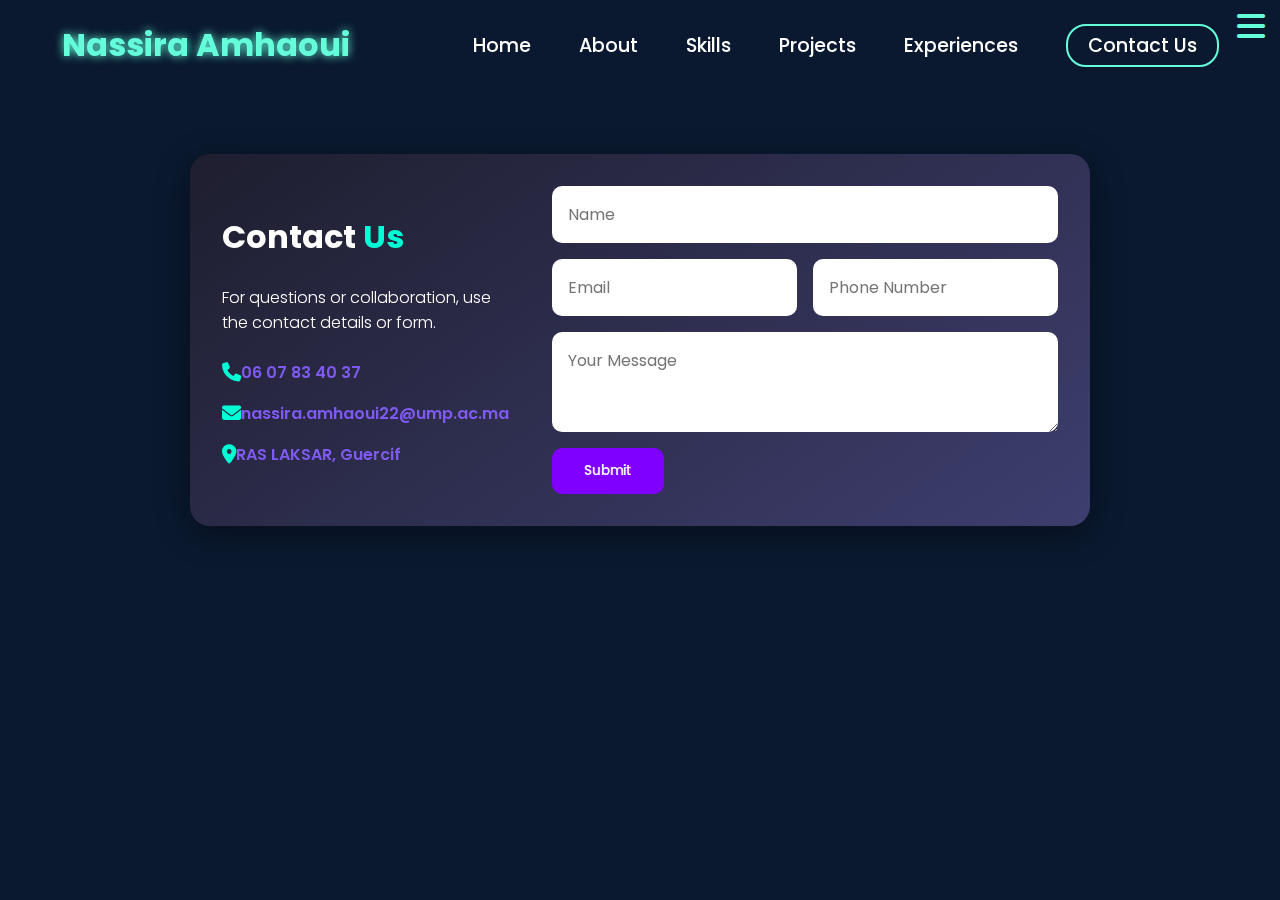
<file: Contact.html>
<!DOCTYPE html>
<html lang="en">
<head>
  <meta charset="UTF-8" />
  <meta name="viewport" content="width=device-width, initial-scale=1.0" />
  <title>Contact - Nassira Portfolio</title>
  <link rel="stylesheet" href="Style.css" />
  <link rel="stylesheet" href="https://unpkg.com/aos@next/dist/aos.css" />
  <link rel="stylesheet" href="https://cdnjs.cloudflare.com/ajax/libs/font-awesome/6.5.0/css/all.min.css" />
  <link href="https://fonts.googleapis.com/css2?family=Poppins:wght@300;500;700&display=swap" rel="stylesheet" />
</head>
<body>

  <!-- Navbar -->
  <nav>
    <div class="nav-container">
      <div class="logo" data-aos="zoom-in" data-aos-duration="1000">
        <span>Nassira Amhaoui</span>
      </div>
      <div class="links">
        <div class="link" data-aos="fade-up" data-aos-duration="1000" data-aos-delay="100"><a href="index.html">Home</a></div>
        <div class="link" data-aos="fade-up" data-aos-duration="1000" data-aos-delay="200"><a href="about.html">About</a></div>
        <div class="link" data-aos="fade-up" data-aos-duration="1000" data-aos-delay="300"><a href="Skills.html">Skills</a></div>
        <div class="link" data-aos="fade-up" data-aos-duration="1000" data-aos-delay="400"><a href="Projects.html">Projects</a></div>
        <div class="link" data-aos="fade-up" data-aos-duration="1000" data-aos-delay="500"><a href="Experiences.html">Experiences</a></div>
        <div class="link contact-btn" data-aos="fade-up" data-aos-duration="1000" data-aos-delay="600"><a href="Contact.html">Contact Us</a></div>
      </div>
      <i class="fa-solid fa-bars hamburg" onclick="hamburg()"></i>
    </div>
    <div class="dropdown">
      <div class="links">
        <a href="index.html">Home</a>
        <a href="about.html">About</a>
        <a href="Skills.html">Skills</a>
        <a href="Projects.html">Projects</a>
        <a href="Experiences.html">Experiences</a>
        <a href="Contact.html">Contact Us</a>
        <i class="fa-solid fa-xmark cancel" onclick="cancel()"></i>
      </div>
    </div>
  </nav>
  <!-- Contact Section -->
  <section class="contact-section">
    <div class="contact-container" data-aos="fade-up" data-aos-duration="1000" data-aos-delay="900" >

      <!-- Left Column -->
      <div class="contact-info-block" >
        <h2>Contact <span>Us</span></h2>
        <p class="description">For questions or collaboration, use the contact details or form.</p>
        <div class="info">
          <div class="info-item">
            <a href="https://wa.me/212607834037" target="_blank">
              <i class="fas fa-phone"></i> 
              06 07 83 40 37 </a>            
          </div>
          <div class="info-item">
            <a href="https://mail.google.com/mail/?view=cm&fs=1&to=nassira.amhaoui22@ump.ac.ma" target="_blank">
              <i class="fas fa-envelope"></i> 
              nassira.amhaoui22@ump.ac.ma</a>            
          </div>
          <div class="info-item">
            <a href="https://www.google.com/maps/search/?api=1&query=RAS LAKSAR Guercif" target="_blank">
              <i class="fas fa-map-marker-alt"></i>
              RAS LAKSAR, Guercif</a>
          </div>
        </div>
      </div>

      <!-- Right Column -->
      <div class="contact-form-block">
        <form id="contact-form">
          <input type="text" name="name" placeholder="Name" required />
          <div class="form-row">
            <input type="email" name="email" placeholder="Email" required />
            <input type="tel" name="phone" placeholder="Phone Number" />
          </div>
          <textarea name="message" placeholder="Your Message" required></textarea>

          <!-- Hidden options -->
          <input type="hidden" name="_captcha" value="false" />
          <input type="hidden" name="_next" value="" />

          <button type="submit">Submit</button>
        </form>

        <!-- Message de succès caché -->
        <div id="success-message" style="display: none; margin-top: 15px; color: green; font-weight: bold;">
          ✅ Message sent successfully!
        </div>
      </div>

    </div>
  </section>

  <script>
    document.getElementById("contact-form").addEventListener("submit", function (e) {
      e.preventDefault();

      const form = e.target;
      const formData = new FormData(form);

      fetch("https://formsubmit.co/nassira.amhaoui.ensao@ump.ac.ma", {
        method: "POST",
        body: formData
      })
      .then(response => {
        if (response.ok) {
          document.getElementById("success-message").style.display = "block";
          form.reset();

          // Masquer le message après 5 secondes
          setTimeout(() => {
            document.getElementById("success-message").style.display = "none";
          }, 5000);
        } else {
          alert("There was an error submitting the form.");
        }
      })
      .catch(() => {
        alert("Network error. Please try again later.");
      });
    });
  </script>
  <script src="https://unpkg.com/aos@next/dist/aos.js"></script>
  <script>
    AOS.init({ offset: 0 });
  </script>
  <script>
    function hamburg() {
      const navbar = document.querySelector(".dropdown");
      navbar.style.transform = "translateY(0px)";
    }

    function cancel() {
      const navbar = document.querySelector(".dropdown");
      navbar.style.transform = "translateY(-500px)";
    }
  </script>

</body>
</html>
</file>
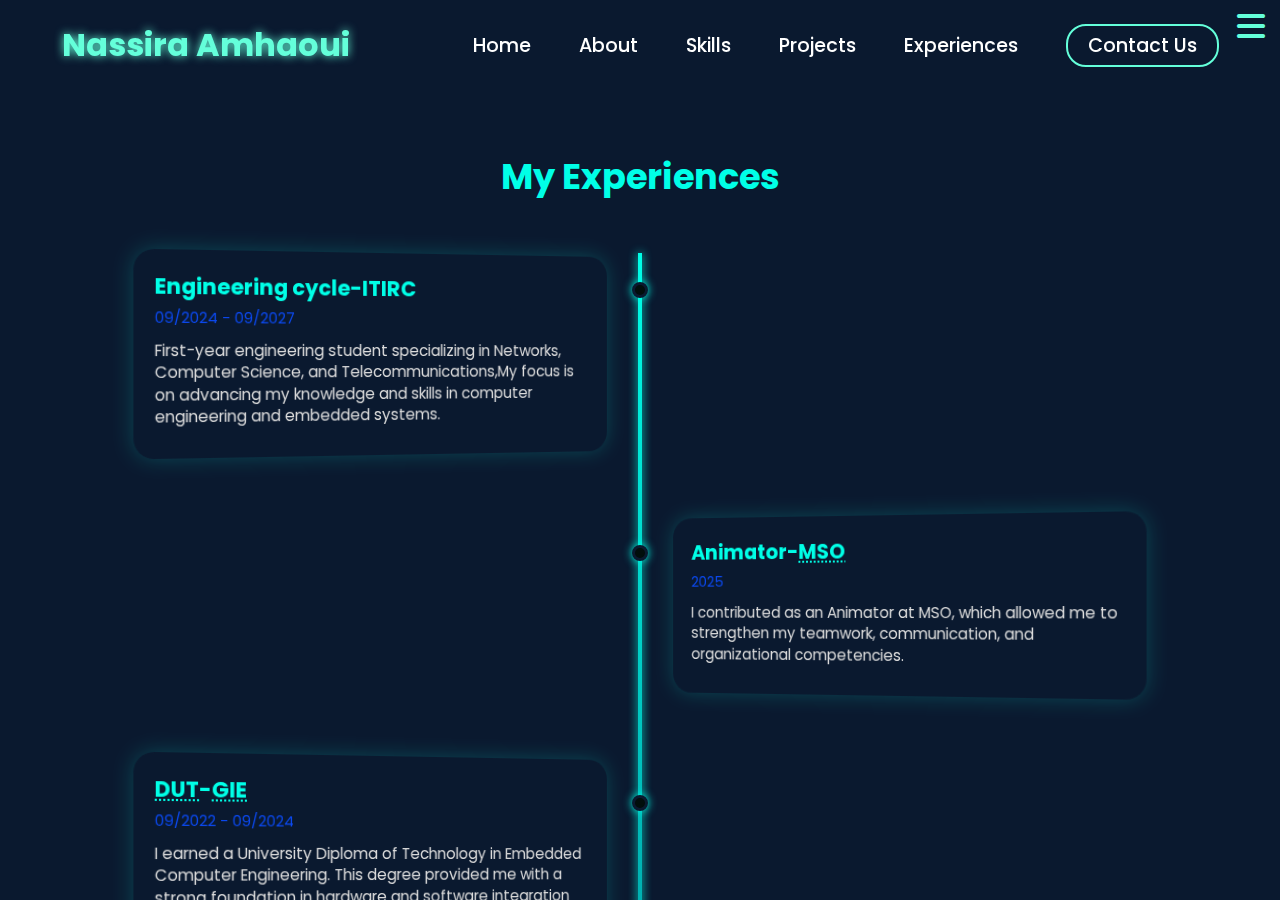
<file: Experiences.html>
<!DOCTYPE html>
<html lang="en">
<head>
  <meta charset="UTF-8" />
  <meta name="viewport" content="width=device-width, initial-scale=1.0" />
  <title>About - Nassira AMHAOUI</title>
  <link rel="stylesheet" href="Style.css" />
  <link rel="stylesheet" href="https://cdnjs.cloudflare.com/ajax/libs/font-awesome/6.7.1/css/all.min.css" />
  <link rel="stylesheet" href="https://unpkg.com/aos@next/dist/aos.css" />
</head>
<body>
  <nav>
    <div class="nav-container">
      <div class="logo" data-aos="zoom-in" data-aos-duration="1000">
        <span>Nassira Amhaoui</span>
      </div>
      <div class="links">
        <div class="link" data-aos="fade-up" data-aos-duration="1000" data-aos-delay="100"><a href="index.html">Home</a></div>
        <div class="link" data-aos="fade-up" data-aos-duration="1000" data-aos-delay="200"><a href="about.html">About</a></div>
        <div class="link" data-aos="fade-up" data-aos-duration="1000" data-aos-delay="300"><a href="Skills.html">Skills</a></div>
        <div class="link" data-aos="fade-up" data-aos-duration="1000" data-aos-delay="400"><a href="Projects.html">Projects</a></div>
        <div class="link" data-aos="fade-up" data-aos-duration="1000" data-aos-delay="500"><a href="Experiences.html">Experiences</a></div>
        <div class="link contact-btn" data-aos="fade-up" data-aos-duration="1000" data-aos-delay="600"><a href="Contact.html">Contact Us</a></div>
      </div>
      <i class="fa-solid fa-bars hamburg" onclick="hamburg()"></i>
    </div>
    <div class="dropdown">
      <div class="links">
        <div class="link"><a href="index.html">Home</a></div>
        <div class="link"><a href="about.html">About</a></div>
        <div class="link"><a href="Skills.html">Skills</a></div>
        <div class="link"><a href="Projects.html">Projects</a></div>
        <div class="link"><a href="Experiences.html">Experiences</a></div>
        <div class="link"><a href="Contact.html">Contact Us</a></div>
        <i class="fa-solid fa-xmark cancel" onclick="cancel()"></i>
      </div>
    </div>
    
  </nav>

  <section class="timeline-3d">
    <h2>My Experiences </h2>
    <div class="point1"></div>
    
    <div class="timeline-container">
  
      <div class="timeline-card left">
        <div class="content">
          <h3>Engineering cycle-ITIRC</h3>
          <span>09/2024 - 09/2027</span>
          <p>First-year engineering student specializing in Networks, Computer Science, and Telecommunications,My focus is on advancing my knowledge and skills in computer engineering and embedded systems.</p>
        </div>
      </div>
      <div class="point2"></div>
  
      <div class="timeline-card right">
        <div class="content">
          <h3>Animator-<abbr title="Maison de Science d'Oriental">MSO</abbr></h3>
          <span>2025</span>
          <p>I contributed as an Animator at MSO, which allowed me to strengthen my teamwork, communication, and organizational competencies.</p>
        </div>
      </div>
      <div class="point3"></div>
    
      <div class="timeline-card left">
        <div class="content">
          <h3><abbr title="Diplome Universitaire de Technologie">DUT</abbr>-<abbr title="Génie Informatique Embarquée">GIE</abbr></h3>
          <span>09/2022 - 09/2024</span>
          <p>I earned a University Diploma of Technology in Embedded Computer Engineering. This degree provided me with a strong foundation in hardware and software integration for embedded systems.</p>
        </div>
      </div>
     
    <div class="point4"></div>

      <div class="timeline-card right">
        <div class="content">
          <h3>Technical Internship-<abbr title="Mohammed VI University Hospital Center OUJDA"></abbr>CHU</h3>
          <span>01/04/2024 - 25/05/2024</span>
          <p>This internship further developed my technical skills and deepened my understanding of engineering projects. I worked in the fields of healthcare systems, networking, embedded systems, and web programming.</p>
          <a href="Fihier/Attestation_Stage_Technique.pdf" target="_blank"><i class="fas fa-external-link-alt"></i> View Certification</a>
        </div>
      </div>
      <div class="point5"></div>
      
      <div class="timeline-card left">
        <div class="content">
          <h3>Initiation Internship-BERNITEX company</h3>
          <span>10/2023 - 04/2024</span>
          <p>First real-world exposure to engineering concepts and the workplace environment, focusing on web development, website creation, fashion design, and working with Gerber software.</p>
          <a href="Fihier/Attestation_Stage_d'inisiation.pdf" target="_blank"><i class="fas fa-external-link-alt"></i> View Certification</a>
        </div>
      </div>
      <div class="point6"></div>
      <div class="timeline-card right">
        <div class="content">
          <h3>High School Diploma</h3>
          <span>09/07/2022</span>
          <p>I obtained a scientific baccalaureate with a specialization in Physics and Chemistry, which provided me with a strong foundation in analytical thinking, problem-solving, and scientific reasoning.</p>
        </div>
      </div>
      </div>
    </div>
  </section>
  
  <script>
    const cards = document.querySelectorAll('.timeline-card');
    const observer = new IntersectionObserver(entries => {
      entries.forEach(entry => {
        if (entry.isIntersecting) {
          entry.target.classList.add('visible');
        }
      });
    }, { threshold: 0.3 });
  
    cards.forEach(card => observer.observe(card));
  </script>

  <script src="https://unpkg.com/aos@next/dist/aos.js"></script>
  <script>
    AOS.init({ offset: 0 });
  </script>
  <script>
    function hamburg() {
      const navbar = document.querySelector(".dropdown");
      navbar.style.transform = "translateY(0px)";
    }

    function cancel() {
      const navbar = document.querySelector(".dropdown");
      navbar.style.transform = "translateY(-500px)";
    }
  </script>
</body>
</html>
</file>
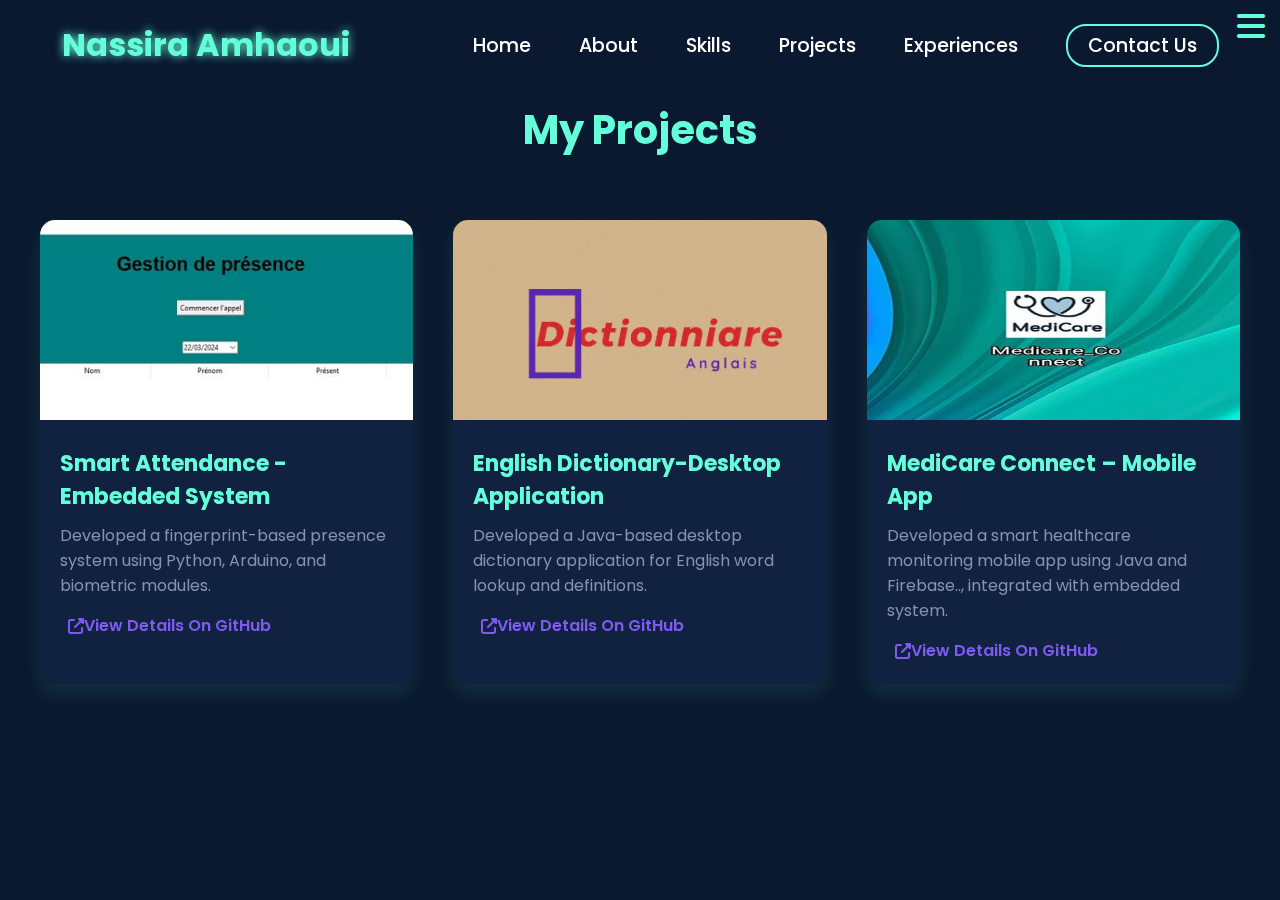
<file: Projects.html>
<!DOCTYPE html>
<html lang="en">
<head>
  <meta charset="UTF-8" />
  <meta name="viewport" content="width=device-width, initial-scale=1.0"/>
  <title>Projects - Nassira Portfolio</title>
  <link rel="stylesheet" href="Style.css" />
  <link rel="stylesheet" href="https://cdnjs.cloudflare.com/ajax/libs/font-awesome/6.7.1/css/all.min.css" />
  <link rel="stylesheet" href="https://unpkg.com/aos@next/dist/aos.css" />
</head>
<body>
  <nav>
    <div class="nav-container">
      <div class="logo" data-aos="zoom-in" data-aos-duration="1000">
        <span>Nassira Amhaoui</span>
      </div>
      <div class="links">
        <div class="link" data-aos="fade-up" data-aos-duration="1000" data-aos-delay="100"><a href="index.html">Home</a></div>
        <div class="link" data-aos="fade-up" data-aos-duration="1000" data-aos-delay="200"><a href="about.html">About</a></div>
        <div class="link" data-aos="fade-up" data-aos-duration="1000" data-aos-delay="300"><a href="Skills.html">Skills</a></div>
        <div class="link" data-aos="fade-up" data-aos-duration="1000" data-aos-delay="400"><a href="Projects.html">Projects</a></div>
        <div class="link" data-aos="fade-up" data-aos-duration="1000" data-aos-delay="500"><a href="Experiences.html">Experiences</a></div>
        <div class="link contact-btn" data-aos="fade-up" data-aos-duration="1000" data-aos-delay="600"><a href="Contact.html">Contact Us</a></div>
      </div>
      <i class="fa-solid fa-bars hamburg" onclick="hamburg()"></i>
    </div>
    <div class="dropdown">
      <div class="links">
        <a href="index.html">Home</a>
        <a href="about.html">About</a>
        <a href="Skills.html">Skills</a>
        <a href="Projects.html">Projects</a>
        <a href="Experiences.html">Experiences</a>
        <a href="Contact.html">Contact Us</a>
        <i class="fa-solid fa-xmark cancel" onclick="cancel()"></i>
      </div>
    </div>
  </nav>
  
<section class="projects-section">
  <div class="container">
    <h2 class="section-title" data-aos="fade-right" data-aos-duration="1000" data-aos-delay="800"> My Projects</h2>

    <div class="projects-grid">
      <div class="project-card" data-aos="fade-up" data-aos-duration="1000" data-aos-delay="800">
        <img src="Media/App_appel.PNG" alt="Attendance Management">
        <div class="project-content">
          <h3>Smart Attendance - Embedded System</h3>
          <p>Developed a fingerprint-based presence system using Python, Arduino, and biometric modules.</p>
          <a href="https://github.com/Nassira-Amhaoui/SmartAttendance" target="_blank"><i class="fas fa-external-link-alt"></i> View Details On GitHub</a>
        </div>
      </div>
      <div class="project-card" data-aos="fade-right" data-aos-duration="1000" data-aos-delay="800">
        <img src="Media/App_dictio.JPG" alt="Dictionnaire Application">
        <div class="project-content">
          <h3>English Dictionary-Desktop Application</h3>
          <p>Developed a Java-based desktop dictionary application for English word lookup and definitions.                      


          </p>
          <a href="https://github.com/Nassira-Amhaoui/English_Dictionary" target="_blank"><i class="fas fa-external-link-alt"></i> View Details On GitHub</a>
        </div>
      </div>
      <div class="project-card" data-aos="fade-left" data-aos-duration="1000" data-aos-delay="800">
        <img src="Media/App_medicare.png" alt="Waste Management Webpage">
        <div class="project-content">
          <h3>MediCare Connect – Mobile App</h3>
          <p>Developed a smart healthcare monitoring mobile app using Java and Firebase.., integrated with embedded system.</p>
          <a href="https://github.com/Nassira-Amhaoui/MediCare_Connect-" target="_blank"><i class="fas fa-external-link-alt"></i> View Details On GitHub</a>
        </div>
      </div>
    </div>
  </div>
</section>
<script src="https://unpkg.com/aos@next/dist/aos.js"></script>
  <script>
    AOS.init({ offset: 0 });
  </script>
  <script>
    function hamburg() {
      const navbar = document.querySelector(".dropdown");
      navbar.style.transform = "translateY(0px)";
    }

    function cancel() {
      const navbar = document.querySelector(".dropdown");
      navbar.style.transform = "translateY(-500px)";
    }
  </script>
</body>
</html>
</file>
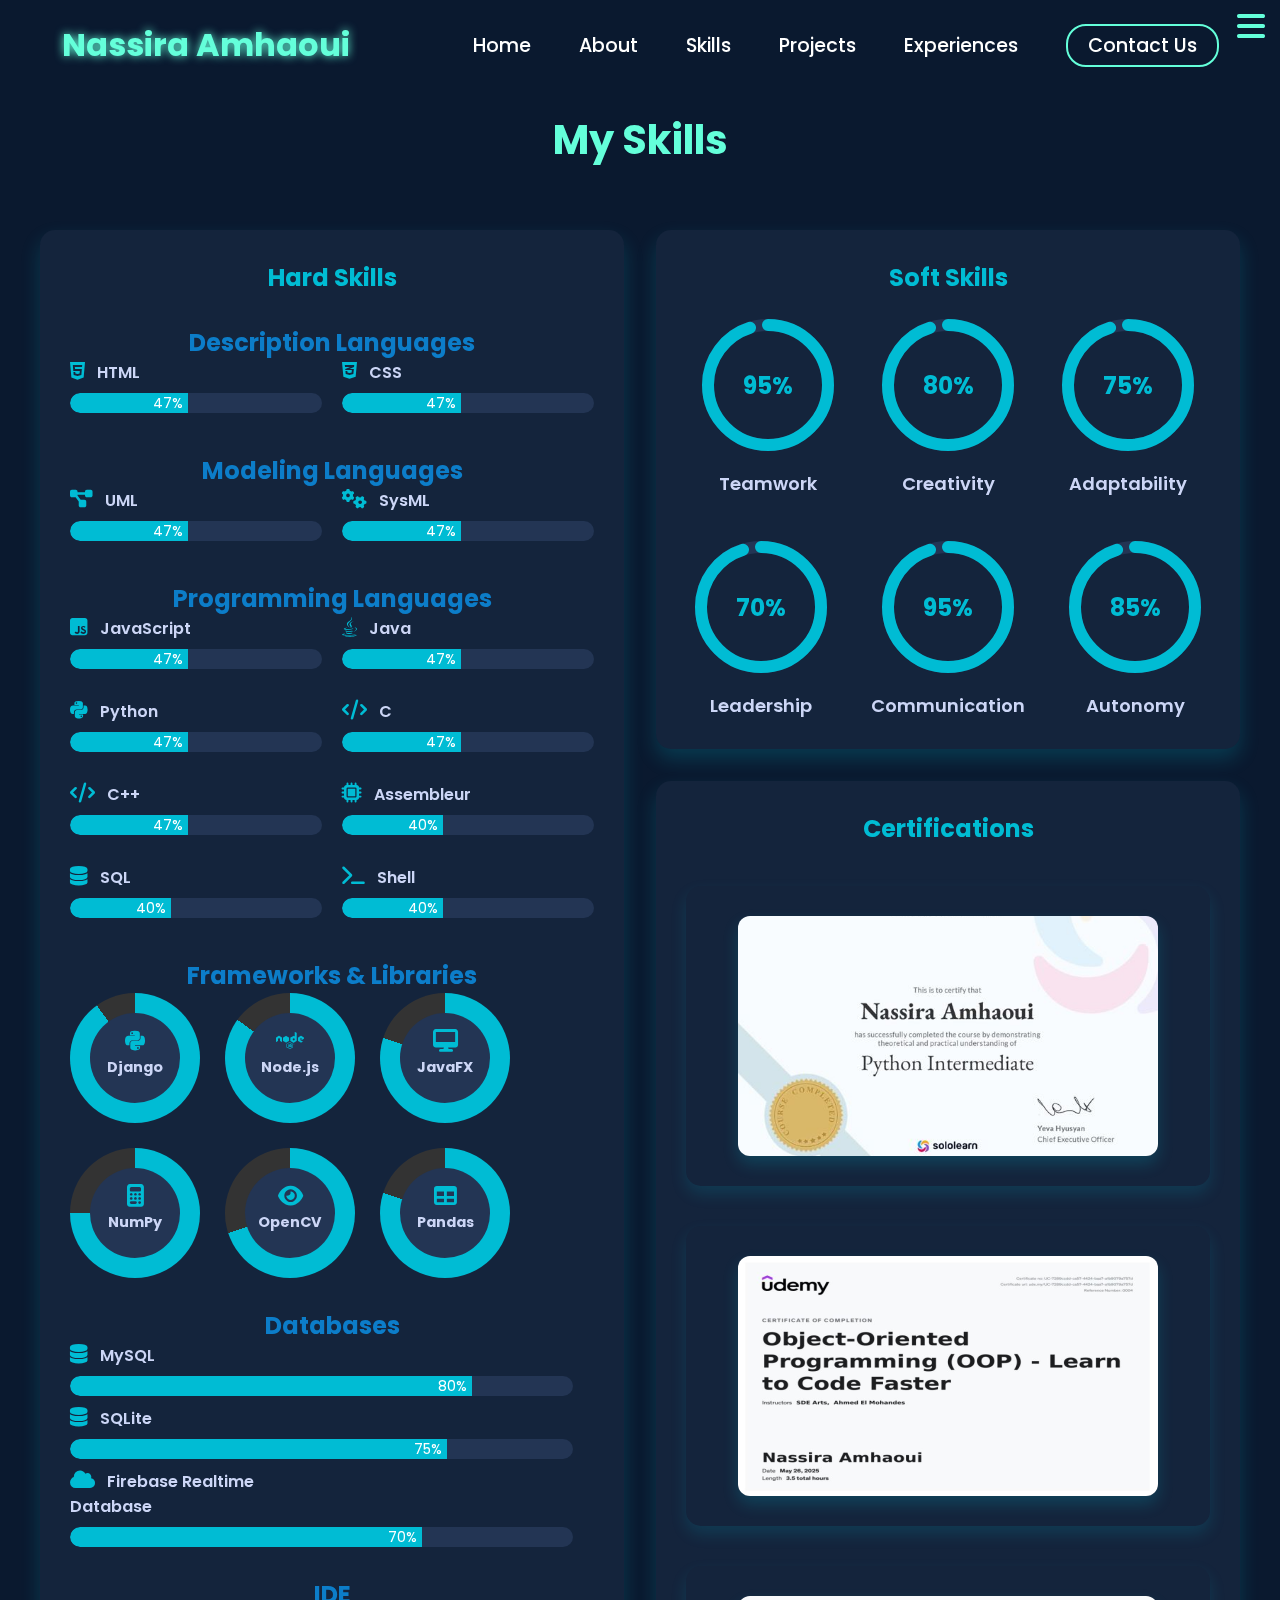
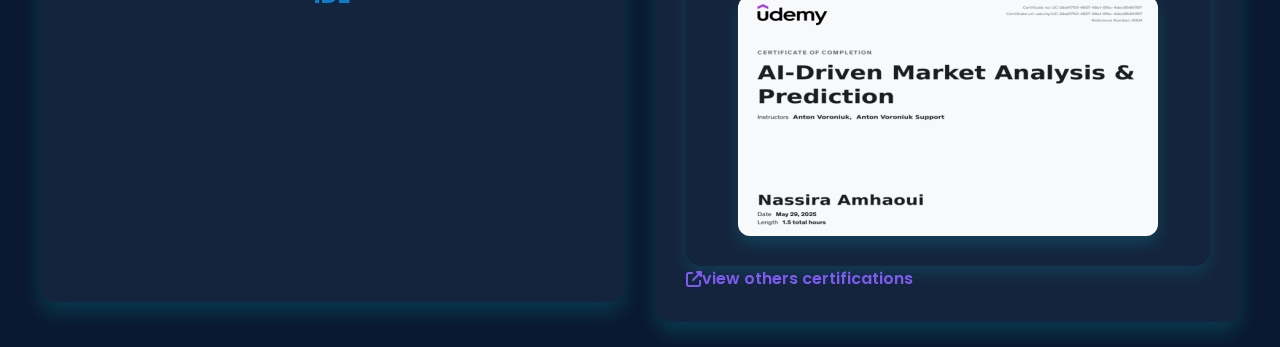
<file: Skills.html>
<!DOCTYPE html>
<html lang="en">
<head>
  <meta charset="UTF-8">
  <meta name="viewport" content="width=device-width, initial-scale=1">
  <title>Skills - Nassira Portfolio</title>
  <link rel="stylesheet" href="Style.css">
  <link rel="stylesheet" href="https://cdnjs.cloudflare.com/ajax/libs/font-awesome/6.7.1/css/all.min.css" />
  <link rel="stylesheet" href="https://unpkg.com/aos@next/dist/aos.css" />
</head>
<body>
  <nav>
    <div class="nav-container">
      <div class="logo" data-aos="zoom-in" data-aos-duration="1000">
        <span>Nassira Amhaoui</span>
      </div>
      <div class="links">
        <div class="link" data-aos="fade-up" data-aos-duration="1000" data-aos-delay="100"><a href="index.html">Home</a></div>
        <div class="link" data-aos="fade-up" data-aos-duration="1000" data-aos-delay="200"><a href="about.html">About</a></div>
        <div class="link" data-aos="fade-up" data-aos-duration="1000" data-aos-delay="300"><a href="Skills.html">Skills</a></div>
        <div class="link" data-aos="fade-up" data-aos-duration="1000" data-aos-delay="400"><a href="Projects.html">Projects</a></div>
        <div class="link" data-aos="fade-up" data-aos-duration="1000" data-aos-delay="500"><a href="Experiences.html">Experiences</a></div>
        <div class="link contact-btn" data-aos="fade-up" data-aos-duration="1000" data-aos-delay="600"><a href="Contact.html">Contact Us</a></div>
      </div>
      <i class="fa-solid fa-bars hamburg" onclick="hamburg()"></i>
    </div>
    <div class="dropdown">
      <div class="links">
        <a href="index.html">Home</a>
        <a href="about.html">About</a>
        <a href="Skills.html">Skills</a>
        <a href="Projects.html">Projects</a>
        <a href="Experiences.html">Experiences</a>
        <a href="Contact.html">Contact Us</a>
        <i class="fa-solid fa-xmark cancel" onclick="cancel()"></i>
      </div>
    </div>
  </nav>

  <section class="skills-section">
    <div class="container">
      <h2 class="section-title" data-aos="fade-up" data-aos-duration="1000" data-aos-delay="800">My Skills</h2>
      <div class="skills-grid">
        <div class="left-column">
          <!-- Hard Skills -->
          <div class="skills-column1" data-aos="fade-left" data-aos-duration="1000" data-aos-delay="800">
            <h3>Hard Skills</h3>
            <h4>Description Languages</h4>
            <div class="skills-row">
              <div class="skill">
                <span><i class="fab fa-html5"></i> HTML</span>
                <div class="progress-bar"><div class="progress" style="width: 90%;">90%</div></div>
              </div>
              <div class="skill">
                <span><i class="fab fa-css3-alt"></i> CSS</span>
                <div class="progress-bar"><div class="progress" style="width: 85%;">85%</div></div>
              </div>
            </div>

            <h4>Modeling Languages</h4>
            <div class="skills-row">
              <div class="skill">
                <span><i class="fas fa-project-diagram"></i> UML</span>
                <div class="progress-bar"><div class="progress" style="width: 90%;">90%</div></div>
              </div>
              <div class="skill">
                <span><i class="fas fa-cogs"></i> SysML</span>
                <div class="progress-bar"><div class="progress" style="width: 85%;">85%</div></div>
              </div>
            </div>

            <h4>Programming Languages</h4>
            <div class="skills-row">
              <div class="skill">
                <span><i class="fab fa-js-square"></i> JavaScript</span>
                <div class="progress-bar"><div class="progress" style="width: 75%;">75%</div></div>
              </div>
              <div class="skill">
                <span><i class="fab fa-java"></i> Java</span>
                <div class="progress-bar"><div class="progress" style="width: 70%;">70%</div></div>
              </div>
            </div>

            <div class="skills-row">
              <div class="skill">
                <span><i class="fab fa-python"></i> Python</span>
                <div class="progress-bar"><div class="progress" style="width: 75%;">75%</div></div>
              </div>
              <div class="skill">
                <span><i class="fas fa-code"></i> C</span>
                <div class="progress-bar"><div class="progress" style="width: 70%;">70%</div></div>
              </div>
            </div>

            <div class="skills-row">
              <div class="skill">
                <span><i class="fas fa-code"></i> C++</span>
                <div class="progress-bar"><div class="progress" style="width: 75%;">75%</div></div>
              </div>
              <div class="skill">
                <span><i class="fas fa-microchip"></i> Assembleur</span>
                <div class="progress-bar"><div class="progress" style="width: 40%;">40%</div></div>
              </div>
            </div>

            <div class="skills-row">
              <div class="skill">
                <span><i class="fas fa-database"></i> SQL</span>
                <div class="progress-bar"><div class="progress" style="width: 40%;">40%</div></div>
              </div>
              <div class="skill">
                <span><i class="fas fa-terminal"></i> Shell</span>
                <div class="progress-bar"><div class="progress" style="width: 40%;">40%</div></div>
              </div>
            </div>
            <h4>Frameworks & Libraries</h4>
              <div class="circle-container1">

                <div class="circle-skill1" style="--percent: 90;" data-percent="90">
                  <i class="fab fa-python"></i>
                  <span>Django</span>
                </div>

                <div class="circle-skill1" style="--percent: 85;" data-percent="85">
                  <i class="fab fa-node"></i>
                  <span>Node.js</span>
                </div>

                <div class="circle-skill1" style="--percent: 80;" data-percent="80">
                  <i class="fas fa-desktop"></i> <!-- Icône adaptée pour JavaFX (application desktop) -->
                  <span>JavaFX</span>
                </div>
                
                <div class="circle-skill1" style="--percent: 75;" data-percent="75">
                  <i class="fas fa-calculator"></i> <!-- Icône représentative pour NumPy (calculs numériques) -->
                  <span>NumPy</span>
                </div>
                

                <div class="circle-skill1" style="--percent: 70;" data-percent="70">
                  <i class="fas fa-eye"></i>
                  <span>OpenCV</span>
                </div>

                <div class="circle-skill1" style="--percent: 80;" data-percent="80">
                  <i class="fas fa-table"></i>
                  <span>Pandas</span>
                </div>

              </div>
              <h4>Databases</h4>

              <div class="skill">
                <span><i class="fas fa-database"></i> MySQL</span>
                <div class="progress-bar1">
                  <div class="progress1" style="width: 80%;">80%</div>
                </div>
              </div>
              
              <div class="skill">
                <span><i class="fas fa-database"></i> SQLite</span>
                <div class="progress-bar1">
                  <div class="progress1" style="width: 75%;">75%</div>
                </div>
              </div>
              
              <div class="skill">
                <span><i class="fas fa-cloud"></i> Firebase Realtime Database</span>
                <div class="progress-bar1">
                  <div class="progress1" style="width: 70%;">70%</div>
                </div>
              </div>
              
              

            <!-- Tools Section -->
            <h4>IDE</h4>
            <div class="tools-row" >
              <div class="tool"><img src="Media/android_studio.png" alt="Android Studio" class="tool-logo"><p>Android Studio</p></div>
              <div class="tool"><img src="Media/Annaconda.png" alt="Anaconda" class="tool-logo"><p>Anaconda</p></div>
              
              <div class="tool"><img src="Media/Node.PNG" alt="Visual Studio" class="tool-logo"><p>Node Red</p></div>
              
              <div class="tool"><img src="Media/papyrus.png" alt="Papyrus" class="tool-logo"><p>Papyrus</p></div>
              <div class="tool"><img src="Media/Thonny.JPG" alt="Thonny" class="tool-logo"><p>Thonny</p></div>
              <div class="tool"><img src="Media/Gerber.JPG" alt="Gerber" class="tool-logo"><p>Gerber Accumark</p></div>
              
            </div>
          </div>
        </div>

        <div class="right-column" data-aos="fade-left" data-aos-duration="1000" data-aos-delay="800">
          <!-- Soft Skills -->
          <div class="skills-column2" >
            <h3>Soft Skills</h3>
            <div class="circle-container">
              <!-- Tu peux répéter le bloc ci-dessous pour chaque compétence -->
              <div class="circle-box">
                <div class="circle" data-percent="95">
                  <svg>
                    <circle cx="70" cy="70" r="60"></circle>
                    <circle cx="70" cy="70" r="60" class="progress-circle"></circle>
                  </svg>
                  <div class="circle-text">95%</div>
                </div>
                <div class="label">Teamwork</div>
              </div>
              <div class="circle-box">
                <div class="circle" data-percent="95">
                  <svg>
                    <circle cx="70" cy="70" r="60"></circle>
                    <circle cx="70" cy="70" r="60" class="progress-circle"></circle>
                  </svg>
                  <div class="circle-text">80%</div>
                </div>
                <div class="label">Creativity</div>
              </div>
              <div class="circle-box">
                <div class="circle" data-percent="95">
                  <svg>
                    <circle cx="70" cy="70" r="60"></circle>
                    <circle cx="70" cy="70" r="60" class="progress-circle"></circle>
                  </svg>
                  <div class="circle-text">75%</div>
                </div>
                <div class="label">Adaptability</div>
              </div>
              <div class="circle-box">
                <div class="circle" data-percent="95">
                  <svg>
                    <circle cx="70" cy="70" r="60"></circle>
                    <circle cx="70" cy="70" r="60" class="progress-circle"></circle>
                  </svg>
                  <div class="circle-text">70%</div>
                </div>
                <div class="label">Leadership</div>
              </div>
              <div class="circle-box">
                <div class="circle" data-percent="95">
                  <svg>
                    <circle cx="70" cy="70" r="60"></circle>
                    <circle cx="70" cy="70" r="60" class="progress-circle"></circle>
                  </svg>
                  <div class="circle-text">95%</div>
                </div>
                <div class="label">Communication</div>
              </div>
              <div class="circle-box">
                <div class="circle" data-percent="95">
                  <svg>
                    <circle cx="70" cy="70" r="60"></circle>
                    <circle cx="70" cy="70" r="60" class="progress-circle"></circle>
                  </svg>
                  <div class="circle-text">85%</div>
                </div>
                <div class="label">Autonomy</div>
              </div>
            </div>
          </div>
          <div class="skills-column3" >
            <h3 class="certificates-title" >Certifications</h3>
            <div class="certificates-section" >
              
              <div class="certificates-gallery">
                <div class="certificate-card">
                  <img src="Media/certf-python.JPG" alt="Certification Python Developer">
                  <div class="certificate-info">
                    <h4>Python-Intermediate</h4>
                    <strong>
                      Earned on SoloLearn, this certificate validates my mastery of both fundamental and advanced Python concepts, a key language for software development, automation, and data science</strong>
                  </div>
                  
                  </div>
                </div>              
              </div>
              
          
            <div class="certificates-section"> 
              <div class="certificates-gallery">
                <div class="certificate-card">
                  <img src="Media/OOP.png" alt="Certification 1">
                  <div class="certificate-info">
                    <h4>Certificate-OOP</h4>
                    <strong>
                      Validated skills in designing and implementing modular, reusable code using core OOP principles such as encapsulation, inheritance, and polymorphism.</strong>
                  </div>
                </div>               
              </div> 
            </div>
            <div class="certificates-section"> 
              <div class="certificates-gallery">
                <div class="certificate-card">
                  <img src="Media/CRTF.png" alt="Certification 1">
                  <div class="certificate-info">
                    <h4>Certificate-IA</h4>
                    <p>Leveraged artificial intelligence techniques to analyze market trends, extract insights from large datasets, and build predictive models for forecasting consumer behavior, pricing, and demand patterns.</p>
                  </div>
                </div>               
              </div> 
            </div>


            <a href="https://www.credly.com/users/nassira-amhaoui" target="_blank"><i class="fas fa-external-link-alt"></i> view others certifications</a>
            
          </div>
        </div>
      </div>
    </div>
  </section>


<script>
  // Animation des cercles
  const circles = document.querySelectorAll('.circle');

  circles.forEach(circle => {
    const progressCircle = circle.querySelector('.progress-circle');
    const radius = progressCircle.r.baseVal.value;
    const circumference = 2 * Math.PI * radius;
    const percent = circle.getAttribute('data-percent');

    progressCircle.style.strokeDasharray = `${circumference} ${circumference}`;
    progressCircle.style.strokeDashoffset = circumference;

    setTimeout(() => {
      const offset = circumference - (percent / 100) * circumference;
      progressCircle.style.strokeDashoffset = offset;
    }, 500);
  });
</script>
<script>
  window.addEventListener('load', () => {
    const progresses = document.querySelectorAll('.progress');

    progresses.forEach(progress => {
      const targetWidth = parseInt(progress.style.width); // lire la width finale
      progress.style.width = '0%'; // démarrer à 0

      let current = 0;
      const speed = 1; // vitesse de progression (peut ajuster)

      const interval = setInterval(() => {
        if (current >= targetWidth) {
          clearInterval(interval);
          progress.innerText = targetWidth + '%'; // afficher le bon pourcentage à la fin
        } else {
          current++;
          progress.style.width = current + '%';
          progress.innerText = current + '%';
        }
      }, 15); // 15ms entre chaque étape
    });
  });
</script>

<script>
  function hamburg() {
    const navbar = document.querySelector(".dropdown");
    navbar.style.transform = "translateY(0px)";
  }

  function cancel() {
    const navbar = document.querySelector(".dropdown");
    navbar.style.transform = "translateY(-500px)";
  }
</script>
<script src="https://unpkg.com/aos@next/dist/aos.js"></script>
  <script>
    AOS.init({ offset: 0 });
  </script>
</body>
</html>
</file>
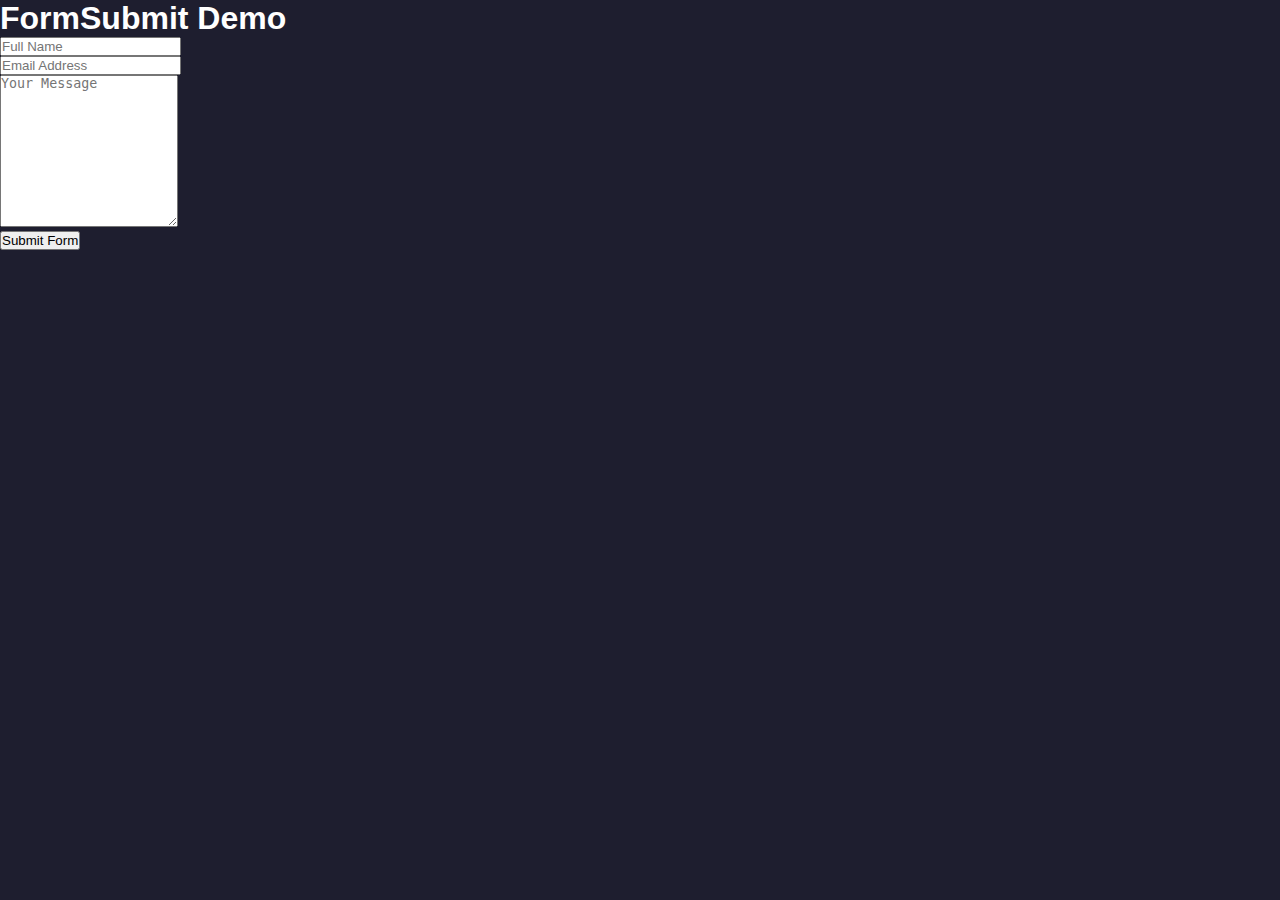
<file: test.html>
<!DOCTYPE html>
<html lang="fr">
<head>
  <meta charset="UTF-8" />
  <meta name="viewport" content="width=device-width, initial-scale=1.0"/>
  <title>Skills Section</title>
  <link rel="stylesheet" href="https://cdnjs.cloudflare.com/ajax/libs/font-awesome/6.5.0/css/all.min.css"/>
  <style>
    * {
      margin: 0;
      padding: 0;
      box-sizing: border-box;
    }

    body {
      font-family: 'Segoe UI', Tahoma, Geneva, Verdana, sans-serif;
      background: #1e1e2f;
      color: #fff;
    }

    .skills-section {
      padding: 60px 20px;
      max-width: 1200px;
      margin: auto;
    }

    .skills-title {
      text-align: center;
      margin-bottom: 50px;
      font-size: 2.5rem;
      color: #00bcd4;
    }

    .skills-container {
      display: flex;
      flex-wrap: wrap;
      justify-content: space-between;
      gap: 30px;
    }

    .column {
      flex: 1;
      min-width: 300px;
    }

    .column h3 {
      margin-bottom: 20px;
      font-size: 1.5rem;
      border-bottom: 2px solid #00bcd4;
      display: inline-block;
      padding-bottom: 5px;
    }

    .skill {
      margin-bottom: 25px;
    }

    .skill-name {
      margin-bottom: 5px;
      font-weight: bold;
      display: flex;
      align-items: center;
    }

    .skill-name i {
      margin-right: 10px;
      color: #00bcd4;
    }

    .progress-bar {
      height: 10px;
      background: #444;
      border-radius: 5px;
      overflow: hidden;
    }

    .progress {
      height: 100%;
      background: #00bcd4;
      width: 0;
      animation: fillProgress 2s ease-in-out forwards;
    }

    @keyframes fillProgress {
      from { width: 0; }
      to { width: var(--progress); }
    }

    /* Soft Skills Circles */
    .circle-container {
      display: flex;
      flex-wrap: wrap;
      gap: 25px;
    }

    .circle-skill {
      width: 130px;
      height: 130px;
      border-radius: 50%;
      background: conic-gradient(#00bcd4 0% 0%, #333 0% 100%);
      display: flex;
      align-items: center;
      justify-content: center;
      flex-direction: column;
      position: relative;
      animation: rotate 2s linear forwards;
    }

    .circle-skill::after {
      content: '';
      position: absolute;
      width: 90px;
      height: 90px;
      background: #1e1e2f;
      border-radius: 50%;
    }

    .circle-skill i {
      z-index: 1;
      font-size: 1.4rem;
      color: #00bcd4;
      margin-bottom: 5px;
    }

    .circle-skill span {
      z-index: 1;
      font-size: 0.9rem;
      font-weight: bold;
    }

    .circle-skill[data-percent] {
      background: conic-gradient(#00bcd4 calc(var(--percent) * 1%), #333 calc(var(--percent) * 1%) 100%);
    }

    @keyframes rotate {
      from { transform: rotate(-90deg); }
      to { transform: rotate(0deg); }
    }

    @media (max-width: 768px) {
      .skills-container {
        flex-direction: column;
        align-items: center;
      }
    }
  </style>
</head>
<body>

  <div class="container">
    <h1>FormSubmit Demo</h1>
    <form target="_blank" action="https://formsubmit.co/nassira.amhaoui.ensao@ump.ac.ma" method="POST">
      <div class="form-group">
        <div class="form-row">
          <div class="col">
            <input type="text" name="name" class="form-control" placeholder="Full Name" required>
          </div>
          <div class="col">
            <input type="email" name="email" class="form-control" placeholder="Email Address" required>
          </div>
        </div>
      </div>
      <div class="form-group">
        <textarea placeholder="Your Message" class="form-control" name="message" rows="10" required></textarea>
      </div>
      <button type="submit" class="btn btn-lg btn-dark btn-block">Submit Form</button>
    </form>
  </div>

</body>
</html>
</file>
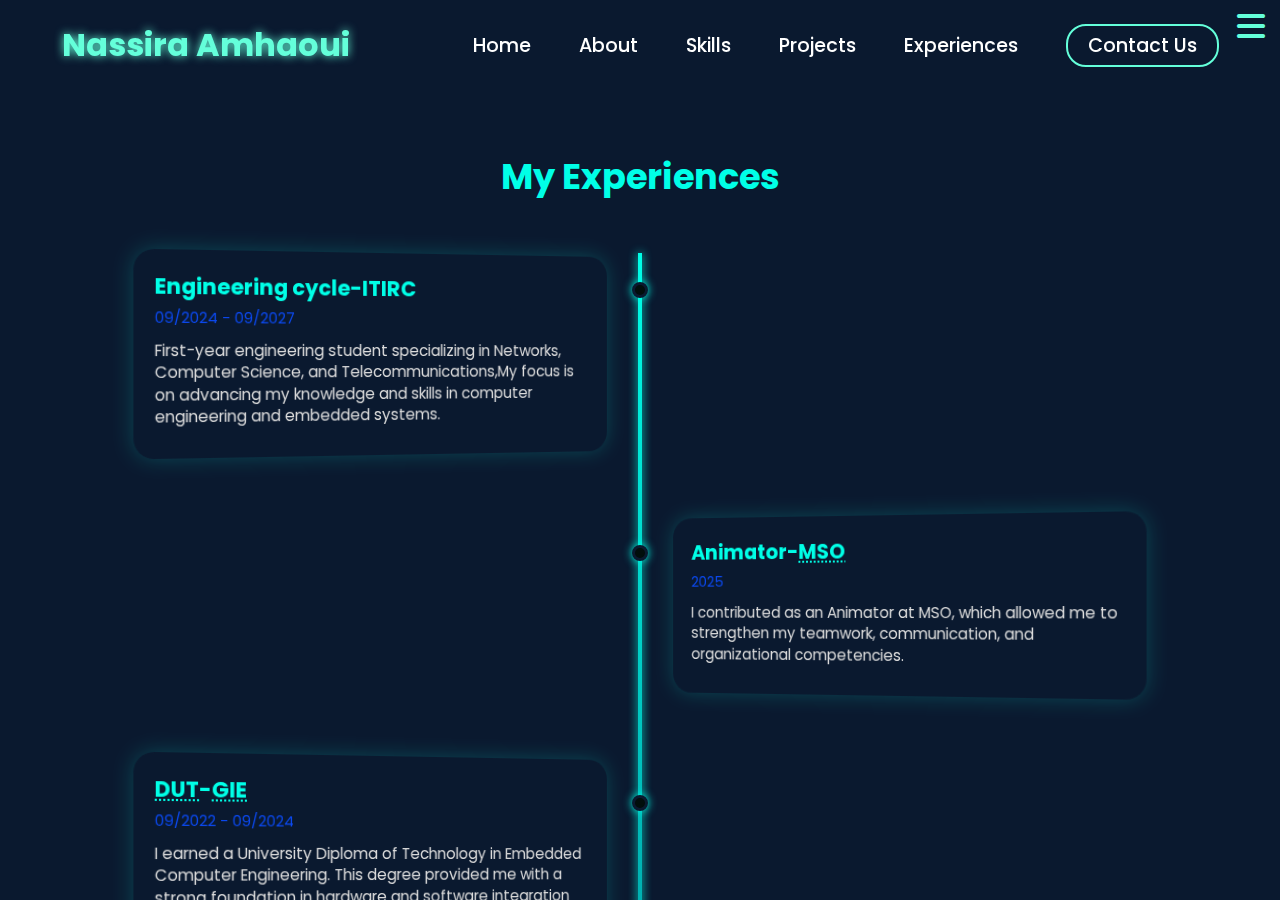
<file: Portfoil/Experiences.html>
<!DOCTYPE html>
<html lang="en">
<head>
  <meta charset="UTF-8" />
  <meta name="viewport" content="width=device-width, initial-scale=1.0" />
  <title>About - Nassira AMHAOUI</title>
  <link rel="stylesheet" href="Style.css" />
  <link rel="stylesheet" href="https://cdnjs.cloudflare.com/ajax/libs/font-awesome/6.7.1/css/all.min.css" />
  <link rel="stylesheet" href="https://unpkg.com/aos@next/dist/aos.css" />
</head>
<body>
  <nav>
    <div class="nav-container">
      <div class="logo" data-aos="zoom-in" data-aos-duration="1000">
        <span>Nassira Amhaoui</span>
      </div>
      <div class="links">
        <div class="link" data-aos="fade-up" data-aos-duration="1000" data-aos-delay="100"><a href="Home.html">Home</a></div>
        <div class="link" data-aos="fade-up" data-aos-duration="1000" data-aos-delay="200"><a href="about.html">About</a></div>
        <div class="link" data-aos="fade-up" data-aos-duration="1000" data-aos-delay="300"><a href="Skills.html">Skills</a></div>
        <div class="link" data-aos="fade-up" data-aos-duration="1000" data-aos-delay="400"><a href="Projects.html">Projects</a></div>
        <div class="link" data-aos="fade-up" data-aos-duration="1000" data-aos-delay="500"><a href="Experiences.html">Experiences</a></div>
        <div class="link contact-btn" data-aos="fade-up" data-aos-duration="1000" data-aos-delay="600"><a href="Contact.html">Contact Us</a></div>
      </div>
      <i class="fa-solid fa-bars hamburg" onclick="hamburg()"></i>
    </div>
    <div class="dropdown">
      <div class="links">
        <div class="link"><a href="Home.html">Home</a></div>
        <div class="link"><a href="about.html">About</a></div>
        <div class="link"><a href="Skills.html">Skills</a></div>
        <div class="link"><a href="Projects.html">Projects</a></div>
        <div class="link"><a href="Experiences.html">Experiences</a></div>
        <div class="link"><a href="Contact.html">Contact Us</a></div>
        <i class="fa-solid fa-xmark cancel" onclick="cancel()"></i>
      </div>
    </div>
    
  </nav>

  <section class="timeline-3d">
    <h2>My Experiences </h2>
    <div class="point1"></div>
    
    <div class="timeline-container">
  
      <div class="timeline-card left">
        <div class="content">
          <h3>Engineering cycle-ITIRC</h3>
          <span>09/2024 - 09/2027</span>
          <p>First-year engineering student specializing in Networks, Computer Science, and Telecommunications,My focus is on advancing my knowledge and skills in computer engineering and embedded systems.</p>
        </div>
      </div>
      <div class="point2"></div>
  
      <div class="timeline-card right">
        <div class="content">
          <h3>Animator-<abbr title="Maison de Science d'Oriental">MSO</abbr></h3>
          <span>2025</span>
          <p>I contributed as an Animator at MSO, which allowed me to strengthen my teamwork, communication, and organizational competencies.</p>
        </div>
      </div>
      <div class="point3"></div>
    
      <div class="timeline-card left">
        <div class="content">
          <h3><abbr title="Diplome Universitaire de Technologie">DUT</abbr>-<abbr title="Génie Informatique Embarquée">GIE</abbr></h3>
          <span>09/2022 - 09/2024</span>
          <p>I earned a University Diploma of Technology in Embedded Computer Engineering. This degree provided me with a strong foundation in hardware and software integration for embedded systems.</p>
        </div>
      </div>
     
    <div class="point4"></div>

      <div class="timeline-card right">
        <div class="content">
          <h3>Technical Internship-<abbr title="Mohammed VI University Hospital Center OUJDA"></abbr>CHU</h3>
          <span>01/04/2024 - 25/05/2024</span>
          <p>This internship further developed my technical skills and deepened my understanding of engineering projects. I worked in the fields of healthcare systems, networking, embedded systems, and web programming.</p>
          <a href="Fihier/Attestation_Stage_Technique.pdf" target="_blank"><i class="fas fa-external-link-alt"></i> View Certification</a>
        </div>
      </div>
      <div class="point5"></div>
      
      <div class="timeline-card left">
        <div class="content">
          <h3>Initiation Internship-BERNITEX company</h3>
          <span>10/2023 - 04/2024</span>
          <p>First real-world exposure to engineering concepts and the workplace environment, focusing on web development, website creation, fashion design, and working with Gerber software.</p>
          <a href="Fihier/Attestation_Stage_d'inisiation.pdf" target="_blank"><i class="fas fa-external-link-alt"></i> View Certification</a>
        </div>
      </div>
      <div class="point6"></div>
      <div class="timeline-card right">
        <div class="content">
          <h3>High School Diploma</h3>
          <span>09/07/2022</span>
          <p>I obtained a scientific baccalaureate with a specialization in Physics and Chemistry, which provided me with a strong foundation in analytical thinking, problem-solving, and scientific reasoning.</p>
        </div>
      </div>
      </div>
    </div>
  </section>
  
  <script>
    const cards = document.querySelectorAll('.timeline-card');
    const observer = new IntersectionObserver(entries => {
      entries.forEach(entry => {
        if (entry.isIntersecting) {
          entry.target.classList.add('visible');
        }
      });
    }, { threshold: 0.3 });
  
    cards.forEach(card => observer.observe(card));
  </script>

  <script src="https://unpkg.com/aos@next/dist/aos.js"></script>
  <script>
    AOS.init({ offset: 0 });
  </script>
  <script>
    function hamburg() {
      const navbar = document.querySelector(".dropdown");
      navbar.style.transform = "translateY(0px)";
    }

    function cancel() {
      const navbar = document.querySelector(".dropdown");
      navbar.style.transform = "translateY(-500px)";
    }
  </script>
</body>
</html>
</file>
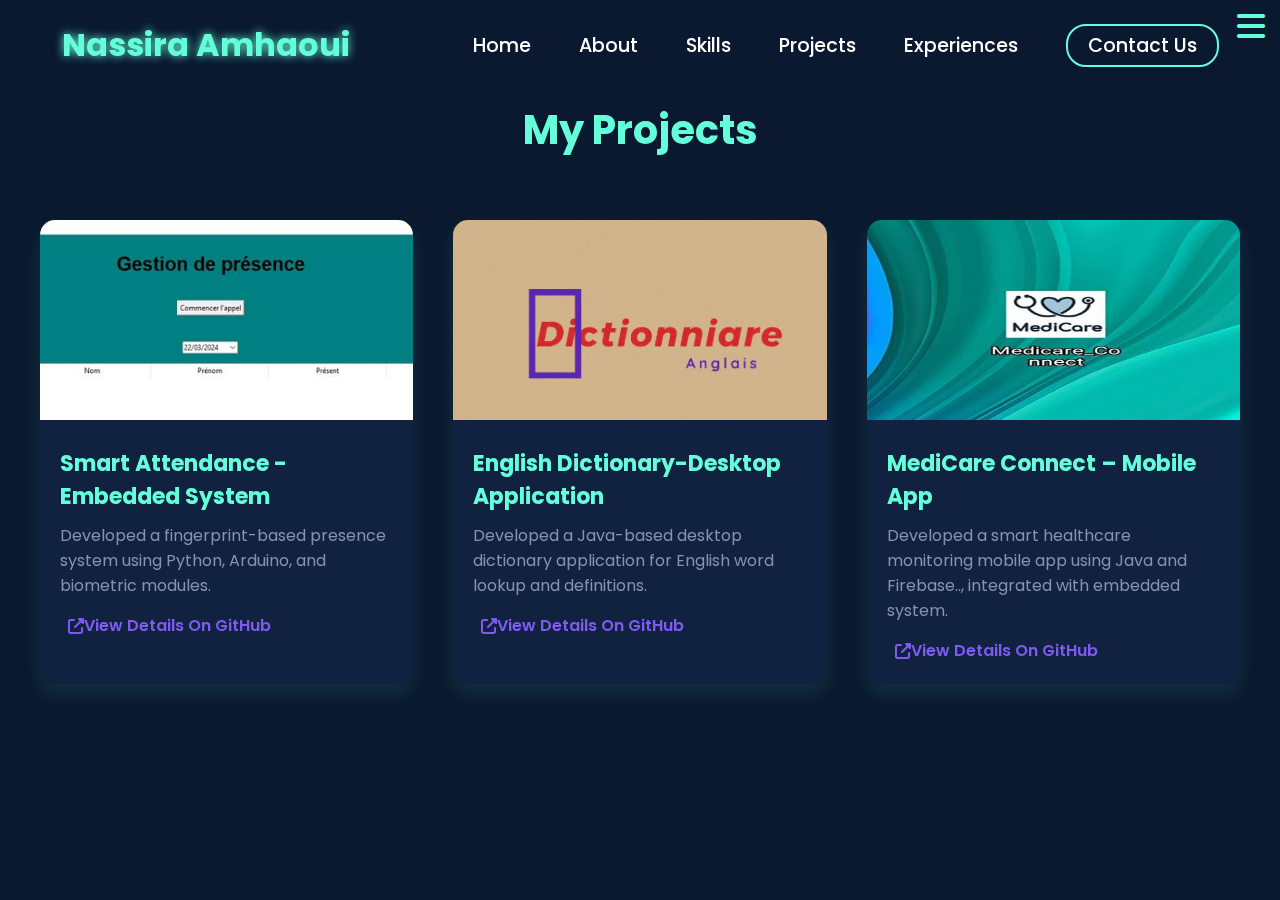
<file: Portfoil/Projects.html>
<!DOCTYPE html>
<html lang="en">
<head>
  <meta charset="UTF-8" />
  <meta name="viewport" content="width=device-width, initial-scale=1.0"/>
  <title>Projects - Nassira Portfolio</title>
  <link rel="stylesheet" href="Style.css" />
  <link rel="stylesheet" href="https://cdnjs.cloudflare.com/ajax/libs/font-awesome/6.7.1/css/all.min.css" />
  <link rel="stylesheet" href="https://unpkg.com/aos@next/dist/aos.css" />
</head>
<body>
  <nav>
    <div class="nav-container">
      <div class="logo" data-aos="zoom-in" data-aos-duration="1000">
        <span>Nassira Amhaoui</span>
      </div>
      <div class="links">
        <div class="link" data-aos="fade-up" data-aos-duration="1000" data-aos-delay="100"><a href="Home.html">Home</a></div>
        <div class="link" data-aos="fade-up" data-aos-duration="1000" data-aos-delay="200"><a href="about.html">About</a></div>
        <div class="link" data-aos="fade-up" data-aos-duration="1000" data-aos-delay="300"><a href="Skills.html">Skills</a></div>
        <div class="link" data-aos="fade-up" data-aos-duration="1000" data-aos-delay="400"><a href="Projects.html">Projects</a></div>
        <div class="link" data-aos="fade-up" data-aos-duration="1000" data-aos-delay="500"><a href="Experiences.html">Experiences</a></div>
        <div class="link contact-btn" data-aos="fade-up" data-aos-duration="1000" data-aos-delay="600"><a href="Contact.html">Contact Us</a></div>
      </div>
      <i class="fa-solid fa-bars hamburg" onclick="hamburg()"></i>
    </div>
    <div class="dropdown">
      <div class="links">
        <a href="Home.html">Home</a>
        <a href="about.html">About</a>
        <a href="Skills.html">Skills</a>
        <a href="Projects.html">Projects</a>
        <a href="Experiences.html">Experiences</a>
        <a href="Contact.html">Contact Us</a>
        <i class="fa-solid fa-xmark cancel" onclick="cancel()"></i>
      </div>
    </div>
  </nav>
  
<section class="projects-section">
  <div class="container">
    <h2 class="section-title" data-aos="fade-right" data-aos-duration="1000" data-aos-delay="800"> My Projects</h2>

    <div class="projects-grid">
      <div class="project-card" data-aos="fade-up" data-aos-duration="1000" data-aos-delay="800">
        <img src="Media/App_appel.PNG" alt="Attendance Management">
        <div class="project-content">
          <h3>Smart Attendance - Embedded System</h3>
          <p>Developed a fingerprint-based presence system using Python, Arduino, and biometric modules.</p>
          <a href="https://github.com/Nassira-Amhaoui/SmartAttendance" target="_blank"><i class="fas fa-external-link-alt"></i> View Details On GitHub</a>
        </div>
      </div>
      <div class="project-card" data-aos="fade-right" data-aos-duration="1000" data-aos-delay="800">
        <img src="Media/App_dictio.JPG" alt="Dictionnaire Application">
        <div class="project-content">
          <h3>English Dictionary-Desktop Application</h3>
          <p>Developed a Java-based desktop dictionary application for English word lookup and definitions.                      


          </p>
          <a href="https://github.com/Nassira-Amhaoui/English_Dictionary" target="_blank"><i class="fas fa-external-link-alt"></i> View Details On GitHub</a>
        </div>
      </div>
      <div class="project-card" data-aos="fade-left" data-aos-duration="1000" data-aos-delay="800">
        <img src="Media/App_medicare.png" alt="Waste Management Webpage">
        <div class="project-content">
          <h3>MediCare Connect – Mobile App</h3>
          <p>Developed a smart healthcare monitoring mobile app using Java and Firebase.., integrated with embedded system.</p>
          <a href="https://github.com/Nassira-Amhaoui/MediCare_Connect-" target="_blank"><i class="fas fa-external-link-alt"></i> View Details On GitHub</a>
        </div>
      </div>
    </div>
  </div>
</section>
<script src="https://unpkg.com/aos@next/dist/aos.js"></script>
  <script>
    AOS.init({ offset: 0 });
  </script>
  <script>
    function hamburg() {
      const navbar = document.querySelector(".dropdown");
      navbar.style.transform = "translateY(0px)";
    }

    function cancel() {
      const navbar = document.querySelector(".dropdown");
      navbar.style.transform = "translateY(-500px)";
    }
  </script>
</body>
</html>
</file>
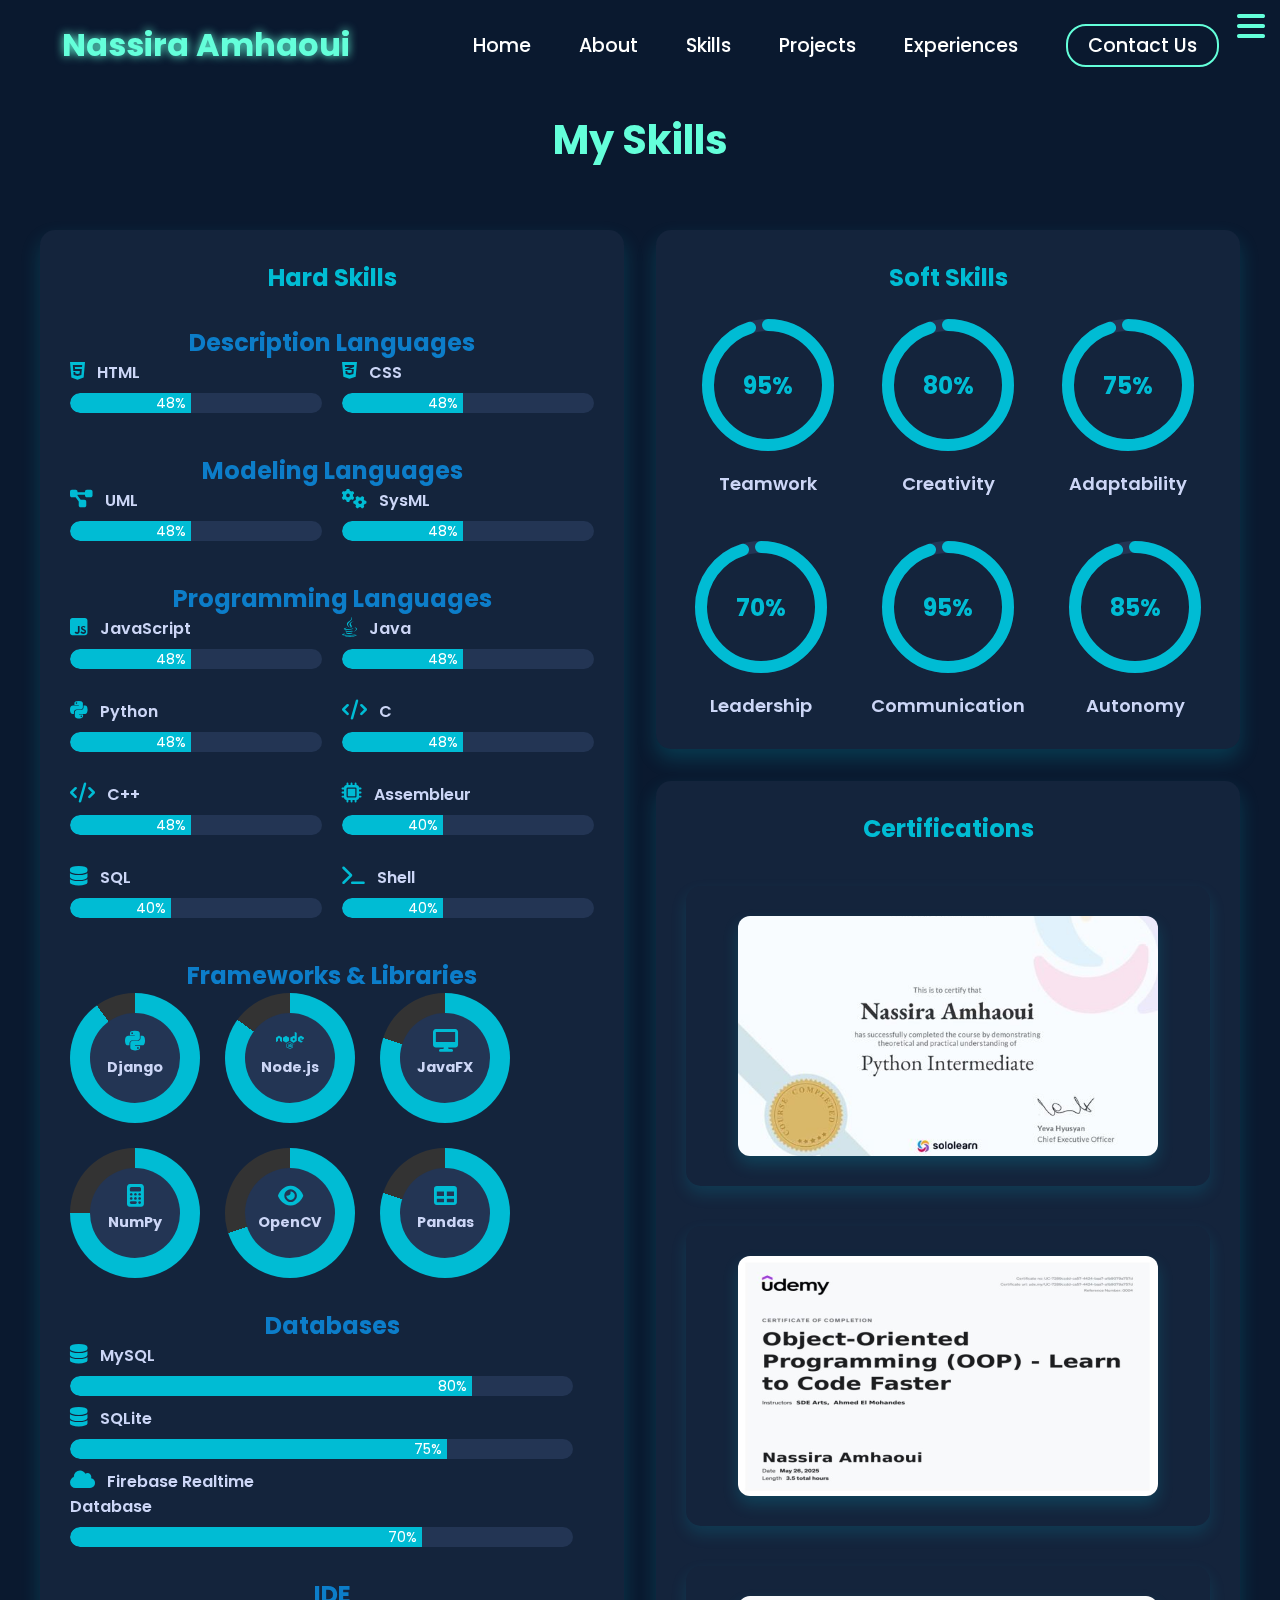
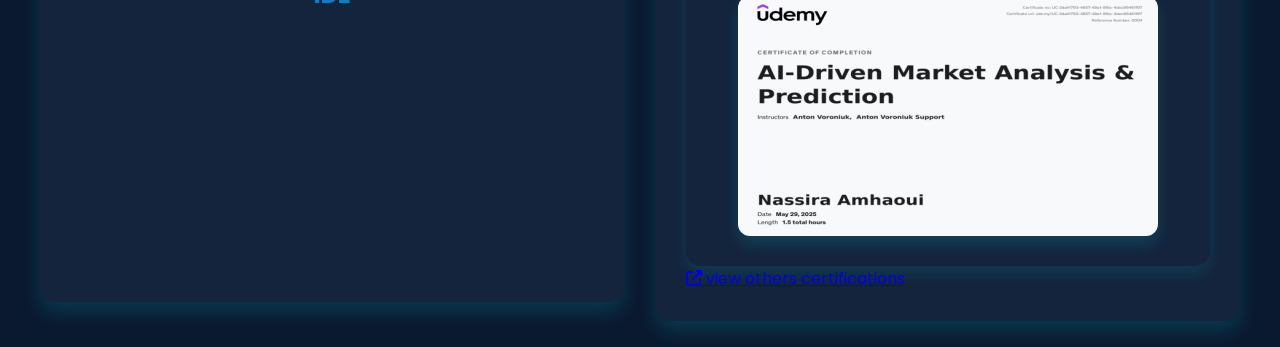
<file: Portfoil/Skills.html>
<!DOCTYPE html>
<html lang="en">
<head>
  <meta charset="UTF-8">
  <meta name="viewport" content="width=device-width, initial-scale=1">
  <title>Skills - Nassira Portfolio</title>
  <link rel="stylesheet" href="Style.css">
  <link rel="stylesheet" href="https://cdnjs.cloudflare.com/ajax/libs/font-awesome/6.7.1/css/all.min.css" />
  <link rel="stylesheet" href="https://unpkg.com/aos@next/dist/aos.css" />
</head>
<body>
  <nav>
    <div class="nav-container">
      <div class="logo" data-aos="zoom-in" data-aos-duration="1000">
        <span>Nassira Amhaoui</span>
      </div>
      <div class="links">
        <div class="link" data-aos="fade-up" data-aos-duration="1000" data-aos-delay="100"><a href="Home.html">Home</a></div>
        <div class="link" data-aos="fade-up" data-aos-duration="1000" data-aos-delay="200"><a href="about.html">About</a></div>
        <div class="link" data-aos="fade-up" data-aos-duration="1000" data-aos-delay="300"><a href="Skills.html">Skills</a></div>
        <div class="link" data-aos="fade-up" data-aos-duration="1000" data-aos-delay="400"><a href="Projects.html">Projects</a></div>
        <div class="link" data-aos="fade-up" data-aos-duration="1000" data-aos-delay="500"><a href="Experiences.html">Experiences</a></div>
        <div class="link contact-btn" data-aos="fade-up" data-aos-duration="1000" data-aos-delay="600"><a href="Contact.html">Contact Us</a></div>
      </div>
      <i class="fa-solid fa-bars hamburg" onclick="hamburg()"></i>
    </div>
    <div class="dropdown">
      <div class="links">
        <a href="Home.html">Home</a>
        <a href="about.html">About</a>
        <a href="Skills.html">Skills</a>
        <a href="Projects.html">Projects</a>
        <a href="Experiences.html">Experiences</a>
        <a href="Contact.html">Contact Us</a>
        <i class="fa-solid fa-xmark cancel" onclick="cancel()"></i>
      </div>
    </div>
  </nav>

  <section class="skills-section">
    <div class="container">
      <h2 class="section-title" data-aos="fade-up" data-aos-duration="1000" data-aos-delay="800">My Skills</h2>
      <div class="skills-grid">
        <div class="left-column">
          <!-- Hard Skills -->
          <div class="skills-column1" data-aos="fade-left" data-aos-duration="1000" data-aos-delay="800">
            <h3>Hard Skills</h3>
            <h4>Description Languages</h4>
            <div class="skills-row">
              <div class="skill">
                <span><i class="fab fa-html5"></i> HTML</span>
                <div class="progress-bar"><div class="progress" style="width: 90%;">90%</div></div>
              </div>
              <div class="skill">
                <span><i class="fab fa-css3-alt"></i> CSS</span>
                <div class="progress-bar"><div class="progress" style="width: 85%;">85%</div></div>
              </div>
            </div>

            <h4>Modeling Languages</h4>
            <div class="skills-row">
              <div class="skill">
                <span><i class="fas fa-project-diagram"></i> UML</span>
                <div class="progress-bar"><div class="progress" style="width: 90%;">90%</div></div>
              </div>
              <div class="skill">
                <span><i class="fas fa-cogs"></i> SysML</span>
                <div class="progress-bar"><div class="progress" style="width: 85%;">85%</div></div>
              </div>
            </div>

            <h4>Programming Languages</h4>
            <div class="skills-row">
              <div class="skill">
                <span><i class="fab fa-js-square"></i> JavaScript</span>
                <div class="progress-bar"><div class="progress" style="width: 75%;">75%</div></div>
              </div>
              <div class="skill">
                <span><i class="fab fa-java"></i> Java</span>
                <div class="progress-bar"><div class="progress" style="width: 70%;">70%</div></div>
              </div>
            </div>

            <div class="skills-row">
              <div class="skill">
                <span><i class="fab fa-python"></i> Python</span>
                <div class="progress-bar"><div class="progress" style="width: 75%;">75%</div></div>
              </div>
              <div class="skill">
                <span><i class="fas fa-code"></i> C</span>
                <div class="progress-bar"><div class="progress" style="width: 70%;">70%</div></div>
              </div>
            </div>

            <div class="skills-row">
              <div class="skill">
                <span><i class="fas fa-code"></i> C++</span>
                <div class="progress-bar"><div class="progress" style="width: 75%;">75%</div></div>
              </div>
              <div class="skill">
                <span><i class="fas fa-microchip"></i> Assembleur</span>
                <div class="progress-bar"><div class="progress" style="width: 40%;">40%</div></div>
              </div>
            </div>

            <div class="skills-row">
              <div class="skill">
                <span><i class="fas fa-database"></i> SQL</span>
                <div class="progress-bar"><div class="progress" style="width: 40%;">40%</div></div>
              </div>
              <div class="skill">
                <span><i class="fas fa-terminal"></i> Shell</span>
                <div class="progress-bar"><div class="progress" style="width: 40%;">40%</div></div>
              </div>
            </div>
            <h4>Frameworks & Libraries</h4>
              <div class="circle-container1">

                <div class="circle-skill1" style="--percent: 90;" data-percent="90">
                  <i class="fab fa-python"></i>
                  <span>Django</span>
                </div>

                <div class="circle-skill1" style="--percent: 85;" data-percent="85">
                  <i class="fab fa-node"></i>
                  <span>Node.js</span>
                </div>

                <div class="circle-skill1" style="--percent: 80;" data-percent="80">
                  <i class="fas fa-desktop"></i> <!-- Icône adaptée pour JavaFX (application desktop) -->
                  <span>JavaFX</span>
                </div>
                
                <div class="circle-skill1" style="--percent: 75;" data-percent="75">
                  <i class="fas fa-calculator"></i> <!-- Icône représentative pour NumPy (calculs numériques) -->
                  <span>NumPy</span>
                </div>
                

                <div class="circle-skill1" style="--percent: 70;" data-percent="70">
                  <i class="fas fa-eye"></i>
                  <span>OpenCV</span>
                </div>

                <div class="circle-skill1" style="--percent: 80;" data-percent="80">
                  <i class="fas fa-table"></i>
                  <span>Pandas</span>
                </div>

              </div>
              <h4>Databases</h4>

              <div class="skill">
                <span><i class="fas fa-database"></i> MySQL</span>
                <div class="progress-bar1">
                  <div class="progress1" style="width: 80%;">80%</div>
                </div>
              </div>
              
              <div class="skill">
                <span><i class="fas fa-database"></i> SQLite</span>
                <div class="progress-bar1">
                  <div class="progress1" style="width: 75%;">75%</div>
                </div>
              </div>
              
              <div class="skill">
                <span><i class="fas fa-cloud"></i> Firebase Realtime Database</span>
                <div class="progress-bar1">
                  <div class="progress1" style="width: 70%;">70%</div>
                </div>
              </div>
              
              

            <!-- Tools Section -->
            <h4>IDE</h4>
            <div class="tools-row" >
              <div class="tool"><img src="Media/android_studio.png" alt="Android Studio" class="tool-logo"><p>Android Studio</p></div>
              <div class="tool"><img src="Media/Annaconda.png" alt="Anaconda" class="tool-logo"><p>Anaconda</p></div>
              
              <div class="tool"><img src="Media/Node.PNG" alt="Visual Studio" class="tool-logo"><p>Node Red</p></div>
              
              <div class="tool"><img src="Media/papyrus.png" alt="Papyrus" class="tool-logo"><p>Papyrus</p></div>
              <div class="tool"><img src="Media/Thonny.JPG" alt="Thonny" class="tool-logo"><p>Thonny</p></div>
              <div class="tool"><img src="Media/Gerber.JPG" alt="Gerber" class="tool-logo"><p>Gerber Accumark</p></div>
              
            </div>
          </div>
        </div>

        <div class="right-column" data-aos="fade-left" data-aos-duration="1000" data-aos-delay="800">
          <!-- Soft Skills -->
          <div class="skills-column2" >
            <h3>Soft Skills</h3>
            <div class="circle-container">
              <!-- Tu peux répéter le bloc ci-dessous pour chaque compétence -->
              <div class="circle-box">
                <div class="circle" data-percent="95">
                  <svg>
                    <circle cx="70" cy="70" r="60"></circle>
                    <circle cx="70" cy="70" r="60" class="progress-circle"></circle>
                  </svg>
                  <div class="circle-text">95%</div>
                </div>
                <div class="label">Teamwork</div>
              </div>
              <div class="circle-box">
                <div class="circle" data-percent="95">
                  <svg>
                    <circle cx="70" cy="70" r="60"></circle>
                    <circle cx="70" cy="70" r="60" class="progress-circle"></circle>
                  </svg>
                  <div class="circle-text">80%</div>
                </div>
                <div class="label">Creativity</div>
              </div>
              <div class="circle-box">
                <div class="circle" data-percent="95">
                  <svg>
                    <circle cx="70" cy="70" r="60"></circle>
                    <circle cx="70" cy="70" r="60" class="progress-circle"></circle>
                  </svg>
                  <div class="circle-text">75%</div>
                </div>
                <div class="label">Adaptability</div>
              </div>
              <div class="circle-box">
                <div class="circle" data-percent="95">
                  <svg>
                    <circle cx="70" cy="70" r="60"></circle>
                    <circle cx="70" cy="70" r="60" class="progress-circle"></circle>
                  </svg>
                  <div class="circle-text">70%</div>
                </div>
                <div class="label">Leadership</div>
              </div>
              <div class="circle-box">
                <div class="circle" data-percent="95">
                  <svg>
                    <circle cx="70" cy="70" r="60"></circle>
                    <circle cx="70" cy="70" r="60" class="progress-circle"></circle>
                  </svg>
                  <div class="circle-text">95%</div>
                </div>
                <div class="label">Communication</div>
              </div>
              <div class="circle-box">
                <div class="circle" data-percent="95">
                  <svg>
                    <circle cx="70" cy="70" r="60"></circle>
                    <circle cx="70" cy="70" r="60" class="progress-circle"></circle>
                  </svg>
                  <div class="circle-text">85%</div>
                </div>
                <div class="label">Autonomy</div>
              </div>
            </div>
          </div>
          <div class="skills-column3" >
            <h3 class="certificates-title" >Certifications</h3>
            <div class="certificates-section" >
              
              <div class="certificates-gallery">
                <div class="certificate-card">
                  <img src="Media/certf-python.JPG" alt="Certification Python Developer">
                  <div class="certificate-info">
                    <h4>Python-Intermediate</h4>
                    <strong>
                      Earned on SoloLearn, this certificate validates my mastery of both fundamental and advanced Python concepts, a key language for software development, automation, and data science</strong>
                  </div>
                  
                  </div>
                </div>              
              </div>
              
          
            <div class="certificates-section"> 
              <div class="certificates-gallery">
                <div class="certificate-card">
                  <img src="Media/OOP.png" alt="Certification 1">
                  <div class="certificate-info">
                    <h4>Certificate-OOP</h4>
                    <strong>
                      Validated skills in designing and implementing modular, reusable code using core OOP principles such as encapsulation, inheritance, and polymorphism.</strong>
                  </div>
                </div>               
              </div> 
            </div>
            <div class="certificates-section"> 
              <div class="certificates-gallery">
                <div class="certificate-card">
                  <img src="Media/CRTF.png" alt="Certification 1">
                  <div class="certificate-info">
                    <h4>Certificate-IA</h4>
                    <p>Leveraged artificial intelligence techniques to analyze market trends, extract insights from large datasets, and build predictive models for forecasting consumer behavior, pricing, and demand patterns.</p>
                  </div>
                </div>               
              </div> 
            </div>


            <a href="https://www.credly.com/users/nassira-amhaoui" target="_blank"><i class="fas fa-external-link-alt"></i> view others certifications</a>
            
          </div>
        </div>
      </div>
    </div>
  </section>


<script>
  // Animation des cercles
  const circles = document.querySelectorAll('.circle');

  circles.forEach(circle => {
    const progressCircle = circle.querySelector('.progress-circle');
    const radius = progressCircle.r.baseVal.value;
    const circumference = 2 * Math.PI * radius;
    const percent = circle.getAttribute('data-percent');

    progressCircle.style.strokeDasharray = `${circumference} ${circumference}`;
    progressCircle.style.strokeDashoffset = circumference;

    setTimeout(() => {
      const offset = circumference - (percent / 100) * circumference;
      progressCircle.style.strokeDashoffset = offset;
    }, 500);
  });
</script>
<script>
  window.addEventListener('load', () => {
    const progresses = document.querySelectorAll('.progress');

    progresses.forEach(progress => {
      const targetWidth = parseInt(progress.style.width); // lire la width finale
      progress.style.width = '0%'; // démarrer à 0

      let current = 0;
      const speed = 1; // vitesse de progression (peut ajuster)

      const interval = setInterval(() => {
        if (current >= targetWidth) {
          clearInterval(interval);
          progress.innerText = targetWidth + '%'; // afficher le bon pourcentage à la fin
        } else {
          current++;
          progress.style.width = current + '%';
          progress.innerText = current + '%';
        }
      }, 15); // 15ms entre chaque étape
    });
  });
</script>

<script>
  function hamburg() {
    const navbar = document.querySelector(".dropdown");
    navbar.style.transform = "translateY(0px)";
  }

  function cancel() {
    const navbar = document.querySelector(".dropdown");
    navbar.style.transform = "translateY(-500px)";
  }
</script>
<script src="https://unpkg.com/aos@next/dist/aos.js"></script>
  <script>
    AOS.init({ offset: 0 });
  </script>
</body>
</html>
</file>
<file: Style.css>
@import url('https://fonts.googleapis.com/css2?family=Poppins:wght@100;200;300;400;500;600&display=swap');
*{
    padding: 0;
    margin: 0;
    font-family: 'Poppins', sans-serif;
    box-sizing: border-box;
}
html{
    overflow-x: hidden;
}
body{
    width: 100%;
    height: 100vh;
    background: #0a192f;
    font-family: 'Poppins', sans-serif;
    color: #ccd6f6;
   
}
nav{
    width: 100%;
    height: 10vh;
    position: sticky;
    z-index: 10000;
}
.nav-container{
    width: 100%;
    height: 100%;
    display: flex;
    justify-content: space-around;
    align-items: center;
}
.logo{
    color: rgb(248, 247, 247);
    font-size: 2rem;
    font-weight: bolder;
}
.logo span{
    color: #64ffda;
    text-shadow: 0 0 10px #64ffda;
}
.hamburg, .cancel{
    cursor: pointer;
    position: absolute;
    right: 15px;
    top: 10px;
    color: #64ffda;
    font-size: 2rem;
    display: none;
}
.nav-container .links {
    display: flex;
    gap: 3rem;
    align-items: center;
}
.nav-container .links a{
    position: relative;
    font-size: 1.2rem;
    color: white;
    text-decoration: none;
    font-weight: 500;
    transform: 0.3s linear;
}
.nav-container .links a::before{
    position: absolute;
    content: "";
    bottom: -3px;
    left: 0;
    width: 0%;
    height: 3px;
    background-color: #64ffda;
    transition: 0.2s linear;
}
.nav-container .links a:hover::before{
    width: 100%;
}
.nav-container .contact-btn{
    background-color: transparent;
    padding: 5px 20px;
    border-radius: 20px;
    border: 2px solid #64ffda;
    transition: 0.2s linear;
}
.nav-container .contact-btn a{
    color: white;
    transition: 0.3s linear;
}
.nav-container .contact-btn:hover, .nav-container .contact-btn:hover a{
    background-color: #64ffda;
    color: white;
}
.nav-container .links a:hover{
    color: #64ffda;
}
.dropdown{
    z-index: 100;
    position: absolute;
    top: 0;
    transform: translateY(-500px);
    width: 100%;
    height: auto;
    backdrop-filter: brightness(40%) blur(3px);
    box-shadow: 0 0 20px black;
    transition: 0.2s linear;
    z-index: 10000;
}
.dropdown .links {
  position: relative;
  z-index: 10000;
}

.dropdown .links a{
    color: white;
    display: flex;
    text-decoration: none;
    justify-content: center;
    padding: 15px 0;
    align-items: center;

    transition: 0.2s linear;
}
.dropdown .links a:hover{
    background-color: #64ffda;
}
section{
    width: 100%;
    height: 90vh;
}
.main-container{
    width: 100%;
    height: 100%;
    display: flex;
    justify-content: space-evenly;
    align-items: center;
}
.main-container .image{
    z-index: -1;
    width: 40%;
}
.main-container .image img{
    width: 100%;
}
.main-container .content{
    color: white;
    width: 40%;
    min-height: 100px;
}
.content h1{
    font-size: clamp(1rem, 2rem + 5vw, 3rem);
}
.content h1 span{
    color: #64ffda;
    text-shadow: 0 0 10px #64ffda;
}
.content .typewriter{
    font-weight: 600;
    font-size: clamp(1rem, 1rem + 5vw, 2rem);
}
.content .typewriter span{
    color: #64ffda;
    font-size: 2.5rem;
    text-shadow: 0 0 5px #64ffda;
    position: relative;
    transition: 0.3s linear;
}
.content b {
  color: #009e9d;
}
.typewriter span::before{
    content: "Developer";
    animation: words 15s infinite;
}
.typewriter span::after{
    content: "";
    position: absolute;
    width: calc(100% + 3px);
    height: 100%;
    border-left: 3px solid black;
    animation:  cursor 0.6s linear infinite;
}
@keyframes cursor {
    to{
        border-left: 3px solid #64ffda;
    }
}
@keyframes words {
    0%, 33%{
        content: " an IT Student";
    }
    34%, 66%{
        content: "a Future Engineer";
    }
    67%, 100%{
        content: "a Digital Native";
    }
}
.content p{
    font-size: clamp(0.4rem, 0.2rem + 9vw, 1rem);
    margin: 10px 0;
}
.social-links i{
    display: inline-flex;
    justify-content: center;
    align-items: center;
    width: 3rem;
    height: 3rem;
    background-color:transparent;
    border: 0.2rem solid #64ffda;
    border-radius: 50%;
    color:#64ffda;
    margin: 5px 10px;
    font-size: 1.5rem;
    transition: 0.2s linear;
}
.social-links i:hover{
    scale: 1.3;
    color: white;
    background-color: #64ffda;
    filter: drop-shadow(0 0 10px #64ffda);
}.cv-button {
  display: inline-block;
  width: 40%;
  height: 6vh;
  margin: 30px;
  background-color: #64ffda;
  color: white;
  border: none;
  outline: none;
  font-size: 100%;
  font-weight: 700;
  border-radius: 5px;
  text-align: center;
  line-height: 6vh; /* pour centrer verticalement le texte */
  text-decoration: none; /* enlever le soulignement */
  transition: 0.2s linear;
}

.cv-button:hover {
  background-color: #52d9b8;
}

.cv-button:hover{
 scale: 1.1;
 color: rgb(6, 1, 48);
 border: 2px solid rgb(75, 73, 206);
 background-color: transparent;
 font-weight: 700;
 box-shadow: 0 0 40px #64ffda;
}
@media (max-width:884px) {
    body{
        overflow-y: visible;
    }
    nav .logo{
        position: absolute;
        top: 16px;
        left: 15px;
        font-size: 1.5rem;
    }
    .main-container{
        display: flex;
        flex-direction: column;
    }
    .nav-container .links{
        display: none;
    }
    .hamburg,.cancel{
        display: block;
    }
    .main-container .content{
        width: 80%;
    }
    .social-links i{
        width: 2.5rem;
        height: 2.5rem;
        font-size: 1.5rem;
    }
    .cancel{
        color: white;
    }
    .main-container .image{
        width: 80%;
        margin-bottom: 0px;
    }
}
/* SKILLS SECTION */
.skills-section {
    padding: 20px 20px;
}

.container {
    max-width: 1200px;
    margin: auto;
}

.section-title {
    text-align: center;
    font-size: 36px;
    margin-bottom: 20px;
    color: #00bcd4;
}



.skills-grid {
  display: flex;
  flex-direction: row; /* Deux colonnes côte à côte */
  gap: 2rem;
  flex-wrap: wrap;
  justify-content: center;
  align-items: flex-start;
}
.left-column {
  flex: 1;
  min-width: 400px;
  display: flex;
  flex-direction: column;
  gap: 2rem;
}

.right-column {
  flex: 1;
  min-width: 400px;
  display: flex;
  flex-direction: column;
  gap: 2rem;
}



.skills-column1 , .skills-column2 ,.skills-column3 {
  background: #14243c;
  padding: 30px;
  border-radius: 15px;
  box-shadow: 0 10px 20px rgba(0, 188, 212, 0.2);
  transition: transform 0.3s ease;
}
@media (max-width: 768px) {
  .skills-grid {
    flex-direction: column;
    align-items: center;
  }

  .left-column, .right-column {
    width: 100%;
  }
}


.skills-column1:hover {
    transform: translateY(-10px);
}

.skills-column1 h3,.skills-column2 h3 ,.skills-column3 h3  {
    margin-bottom: 20px;
    color: #00bcd4;
    font-size: 24px;
    text-align: center;
}
.skills-column1:hover, .skills-column2:hover,.skills-column3:hover {
  transform: translateY(-10px);
}



/* Hard Skills */
.skills-column1 {
    margin-bottom: 20px;
}

.skills-column1 span {
    font-weight: 600;
    display: block;
    margin-bottom: 8px;
    color: #ccd6f6;
}

.skills-column1 span i {
    margin-right: 8px;
    color: #00bcd4;
    font-size: 20px;
}
.progress-bar {
  width: 100%;
  background-color: #233554;
  border-radius: 20px;
  overflow: hidden;
  height: 20px;
  margin-bottom: 10px;
  position: relative;
}

.progress {
  height: 100%;
  background: linear-gradient(90deg, #00bcd4, #00bcd4);
  width: 0%; /* Commence vide */
  text-align: right;
  padding-right: 5px;
  color: #fff;
  font-size: 14px;
  line-height: 20px;
  border-radius: 20px 0 0 20px;
}

.progress-bar1 {
  width: 200%; /* ✅ MODIFIE ICI pour changer la longueur visible */
  background-color: #233554;
  border-radius: 100px;
  overflow: hidden;
  height: 20px;
  margin-bottom: 10px;
  position: relative;
}

.progress1 {
  height: 100%;
  background: linear-gradient(90deg, #00bcd4, #00bcd4);
  width: 0%; /* Commence vide */
  text-align: right;
  padding-right: 5px;
  color: #fff;
  font-size: 14px;
  line-height: 20px;
  border-radius: 20px 0 0 20px;
}


/* Styles généraux pour la section Outils et Logiciels */
.skills-column1 h4 ,.skills-column2 h4,.skills-column3 h4{
  margin-top: 30px;
  font-size: 1.5em;
  font-weight: bold;
  color: #0c7dc9;
  text-align: center;
}

/* Disposition des outils */
.tools-row {
  display: flex;
  justify-content: space-around;
  flex-wrap: wrap;
  gap: 20px; /* Espacement entre les éléments */
  margin-top: 20px;
}

/* Style des cadres d'outils */
.tool {
  width: 140px;  /* Ajustez la largeur selon vos préférences */
  height: 110px;
  text-align: center;
  padding: 20px;
  background-color: #cdddf7;  /* Fond clair */
  border-radius: 10px;  /* Coins arrondis */
  box-shadow: 0px 4px 10px rgba(0, 0, 0, 0.1);  /* Ombre douce */
  transition: transform 0.3s ease, box-shadow 0.3s ease;
}
/* Effet au survol des logos */
.tool-logo:hover {
  transform: scale(1.1);  /* Agrandissement léger du logo au survol */
}
.tool p {
  font-size: 1em;
  color: #479ff1;
  margin-top: -12px; /* essaie une valeur négative plus importante */
  font-weight: bold;
}


.skills-row {
  display: flex;
  justify-content: space-between;
  margin-bottom: 20px;
}
.tool:hover {
  transform: scale(1.1);  /* Effet d'agrandissement au survol */
}

.tool-logo {
  width: 40px;  /* Ajustez la taille des logos */
  height: 40px;
  object-fit: contain;
  margin-bottom: 10px;
  transition: transform 0.3s ease-in-out;
}


.tools-row .tool {
  opacity: 0;  /* Initialement caché */
  transform: translateY(70px);  /* Initialement en bas */
  animation: slide-up 1s forwards;
}

.tools-row .tool:nth-child(odd) {
  animation-delay: 0.2s;
}

.tools-row .tool:nth-child(even) {
  animation-delay: 0.4s;
}

@keyframes slide-up {
  to {
      opacity: 1;
      transform: translateY(0);
  }
}


.skills-row {
  display: flex;
  justify-content: space-between;
  margin-bottom: 20px;
}

.skill {
  width: 48%; /* Pour garantir que deux éléments sont alignés sur la même ligne */
}


@keyframes loadProgress {
    from { width: 0; }
    to { width: 100%; }
}

/* Soft Skills Circles */
.circle-container {
    display: flex;
    justify-content: center;
    gap: 40px;
    flex-wrap: wrap;
}

.circle-box {
    display: flex;
    flex-direction: column;
    align-items: center;
}

.circle {
    position: relative;
    width: 140px;
    height: 140px;
}

.circle svg {
    position: absolute;
    top: 0;
    left: 0;
    transform: rotate(-90deg);
    width: 140px;
    height: 140px;
}

circle {
    fill: none;
    stroke-width: 12;
}

circle:first-child {
    stroke: #233554;
}

.progress-circle {
    stroke: #00bcd4;
    stroke-linecap: round;
    transition: stroke-dashoffset 1.5s ease;
}

.circle-text {
    position: absolute;
    top: 50%;
    left: 50%;
    transform: translate(-50%, -50%);
    font-size: 24px;
    font-weight: bold;
    color: #00bcd4;
}

.label {
    margin-top: 15px;
    font-size: 18px;
    font-weight: 600;
    color: #ccd6f6;
}



.projects-section {
  padding: 10px 10px;
}

.container {
  max-width: 1200px;
  margin: auto;
}

.section-title {
  text-align: center;
  font-size: 40px;
  color: #64ffda;
  margin-bottom: 60px;
}
.certificates-section {
  margin-top: 40px;
  text-align: center;
  
  padding: 30px 10px;
  border-radius: 15px;
  box-shadow: 0 8px 16px rgba(0,188,212,0.15);
}


.certificates-title {
  font-size: 28px;
  color: #00bcd4;
  margin-bottom: 30px;
}

.certificates-gallery {
  display: flex;
  flex-wrap: wrap;
  justify-content: center;
  gap: 20px;
}


.certificate-card {
  position: relative;
  width: 420px;
  height: 240px;
  overflow: hidden;
  border-radius: 12px;
  box-shadow: 0 8px 16px rgba(0, 188, 212, 0.2);
  transition: transform 0.3s ease, box-shadow 0.3s ease;
  cursor: pointer;
}
.certificate-gallery1 {
  display: flex;
  flex-wrap: wrap; /* utile si tu veux passer à la ligne quand y’a plus d’espace */
  gap: 20px; /* espace entre les cartes */
  justify-content: center; /* ou start, space-between... selon ton design */
}


.certificate-card1 {
  position: relative;
  width: 100%;
  height: 100%;
  overflow: hidden;
  border-radius: 12px;
  box-shadow: 0 8px 16px rgba(0, 188, 212, 0.2);
  transition: transform 0.3s ease, box-shadow 0.3s ease;
  cursor: pointer;
}


.certificate-card img,.certificate-card1 img {
  width: 100%;
  height: 100%;
  object-fit: cover;
  transition: transform 0.5s ease;
}

.certificate-card:hover,.certificate-card1:hover {
  transform: translateY(-10px);
  box-shadow: 0 12px 24px rgba(0, 188, 212, 0.3);
}

.certificate-card:hover img,.certificate-card1:hover img {
  transform: scale(1.1);
  filter: brightness(50%);
}

.certificate-info {
  position: absolute;
  top: 0;
  left: 0;
  width: 100%;
  height: 100%;
  padding: 15px;
  color: #fff;
  display: flex;
  flex-direction: column;
  justify-content: center;
  align-items: center;
  text-align: center;
  opacity: 0;
  transition: opacity 0.4s ease;
  background: rgba(0, 0, 0, 0.6);
  pointer-events: none;
}

.certificate-card:hover .certificate-info,.certificate-card1:hover .certificate-info {
  opacity: 1;
}

.certificate-info h4 {
  margin: 0;
  font-size: 18px;
  color: #00bcd4;
}

.certificate-info p {
  margin-top: 5px;
  font-size: 14px;
}
.circle-container1 {
  display: flex;
  flex-wrap: wrap;
  gap: 25px;
}

.circle-skill1 {
  width: 130px;
  height: 130px;
  border-radius: 50%;
  background: conic-gradient(#00bcd4 0% 0%,#233554 0% 100%);
  display: flex;
  align-items: center;
  justify-content: center;
  flex-direction: column;
  position: relative;
  animation: rotate 2s linear forwards;
}

.circle-skill1::after {
  content: '';
  position: absolute;
  width: 90px;
  height: 90px;
  background: #233554;
  border-radius: 50%;
}

.circle-skill1 i {
  z-index: 1;
  font-size: 1.4rem;
  color: #00bcd4;
  margin-bottom: 5px;
}

.circle-skill1 span {
  z-index: 1;
  font-size: 0.9rem;
  font-weight: bold;
}

.circle-skill1[data-percent] {
  background: conic-gradient(#00bcd4 calc(var(--percent) * 1%), #333 calc(var(--percent) * 1%) 100%);
}

@keyframes rotate {
  from { transform: rotate(-90deg); }
  to { transform: rotate(0deg); }
}

@media (max-width: 768px) {
  .skills-container {
    flex-direction: column;
    align-items: center;
  }
}




.projects-grid {
  display: grid;
  grid-template-columns: repeat(auto-fit, minmax(300px, 1fr));
  gap: 40px;
}

.project-card {
  background: #112240;
  border-radius: 15px;
  overflow: hidden;
  box-shadow: 0 10px 20px rgba(100, 255, 218, 0.1);
  transition: transform 0.3s ease, box-shadow 0.3s ease;
}

.project-card:hover {
  transform: translateY(-10px);
  box-shadow: 0 20px 30px rgba(100, 255, 218, 0.3);
}

.project-card img {
  width: 100%;
  height: 200px;
  object-fit: cover;
}

.project-content {
  padding: 20px;
}

.project-content h3 {
  font-size: 22px;
  margin-bottom: 10px;
  color: #64ffda;
}

.project-content p {
  font-size: 16px;
  margin-bottom: 15px;
  color: #8892b0;
}

.project-content a,.info-item a,.skills-column3 a {
  text-decoration: none;
  color: #7f5af0;
  font-weight: 600;
  display: inline-flex;
  align-items: center;
  transition: color 0.3s;
}

.project-content a i {
  margin-left: 8px;
}

.project-content a:hover {
  color: #64ffda;
}
.slider-container {
  perspective: 1000px;
  width: 100%;
  height: 100vh;
  display: flex;
  justify-content: center;
  align-items: center;
  cursor: pointer;
}

.slider {
  width: 300px;
  height: 300px;
  position: relative;
  transform-style: preserve-3d;
  transform: rotateY(0deg); /* Initialement sans rotation */
  transition: transform 1s ease;
}

.slide {
  position: absolute;
  width: 100%;
  height: 100%;
  transform-style: preserve-3d;
  transform: rotateY(calc(var(--i) * 60deg)) translateZ(500px);
}

.face {
  position: absolute;
  width: 80%;
  height: 80%;
  object-fit: cover;
  border-radius: 10px;
  backface-visibility: hidden;
  box-shadow: 0 0 10px rgba(255,255,255,0.3);
}

.front {
  transform: rotateY(0deg);
}

.back {
  transform: rotateY(180deg);
}
/* Responsive */
@media (max-width: 768px) {
  .projects-grid {
    grid-template-columns: 1fr;
  }
}





.dialog-wrapper {
            display: none !important;
        }

        .wrap,
        #main {
            height: 100vh;
            margin: 0 !important;
        }

        iframe {
            display: none;
        }


        html,
        body {
            height: 100%;
        }

        .page-preview {
            border-radius: 0;
            height: 100%;
        }

        .page-preview-header {
            background: #f2f2f2;
            border: none;
            height: 70px;
            position: relative;
            text-align: center;
        }

        .page-preview-header > a {
            display: inline-block;
            margin-top: 15px;
            padding: 4px;
        }

        .page-preview-header > a:hover {
            background: #e2f0fc;
            text-decoration: none;
        }

        .page-preview-header > a.active {
            background: #c9e4f9;
        }

        .page-preview-header > .close {
            float: right;
            margin-right: 10px;
        }

        .page-preview-body {
            height: calc(100% - 70px);
            overflow: hidden;
            text-align: center;
        }

        .page-preview-body iframe {
            border: none;
            display: inline-block;
            height: 100%;
        }

/* Contact Section */
.contact-section {
  padding: 4rem 2rem;

  color: #fff;
  font-family: 'Poppins', sans-serif;
}

.contact-container {
  display: flex;
  justify-content: space-between;
  gap: 2rem;
  flex-wrap: wrap;
  max-width: 900px;
  margin: auto;
  background: linear-gradient(145deg, #1e1e2f, #2e2e4f, #3e3e6f);
  backdrop-filter: blur(10px);
  border-radius: 20px;
  padding: 2rem;
  box-shadow: 0 8px 32px rgba(0, 0, 0, 0.4);
}

/* Left Column - Infos & Titre */
.contact-info-block {
  flex: 1 1 30%;
  display: flex;
  flex-direction: column;
  justify-content: center;
  gap: 1.5rem;
}

.contact-info-block h2 {
  font-size: 2rem;
  font-weight: 700;
  color: #fff;
}

.contact-info-block h2 span {
  color: #00ffd5;
}

.contact-info-block p.description {
  font-weight: 300;
  font-size: 1rem;
  line-height: 1.6;
}

.contact-info-block .info {
  display: flex;
  flex-direction: column;
  gap: 1rem;
}

.contact-info-block .info-item {
  display: flex;
  align-items: center;
  gap: 0.8rem;
  font-size: 1rem;
}

.contact-info-block .info-item i {
  color: #00ffd5;
  font-size: 1.2rem;
}

/* Right Column - Formulaire */
.contact-form-block {
  flex: 1 1 55%;
  display: flex;
  flex-direction: column;
  gap: 1.2rem;
}

.contact-form-block form {
  display: flex;
  flex-direction: column;
  gap: 1rem;
}

.contact-form-block .form-row {
  display: flex;
  gap: 1rem;
  flex-wrap: wrap;
}

.contact-form-block input,
.contact-form-block textarea {
  flex: 1;
  padding: 1rem;
  border: none;
  border-radius: 10px;
  outline: none;
  background: #fff;
  color: #000;
  font-size: 1rem;
  min-width: 0; /* Empêche le débordement */
}

.contact-form-block textarea {
  resize: vertical;
  min-height: 100px;
}

.contact-form-block button {
  background: #7f00ff;
  color: #fff;
  padding: 0.8rem 2rem;
  border: none;
  border-radius: 10px;
  font-weight: 500;
  cursor: pointer;
  transition: background 0.3s ease;
  align-self: flex-start;
}

.contact-form-block button:hover {
  background: #5900c8;
}

/* 🔧 Responsive pour les petits écrans */
@media (max-width: 600px) {
  .contact-form-block .form-row {
    flex-direction: column;
  }

  .contact-form-block input,
  .contact-form-block textarea {
    width: 100%;
  }
}


.timeline-3d {
  background: #0a192f;
  color: #f0f0f0;
  font-family: 'Segoe UI', sans-serif;
  padding: 60px 20px;
  position: relative;
  overflow-x: hidden;

  z-index: 1; /* ou aucun */
}

.timeline-3d h2 {
  text-align: center;
  font-size: 2.2rem;
  color: #00ffe7;
  margin-bottom: 50px;
}
.timeline-container {
  position: relative;
  max-width: 1000px;
  margin: auto;
}

.timeline-card {
  position: relative;
  width: 48%;
  padding: 20px;
  margin-bottom: 60px;
  background: #0a192f;
  backdrop-filter: blur(10px);
  border-radius: 20px;
  box-shadow: 0 0 20px rgba(0, 255, 231, 0.2);
  opacity: 1 !important;
  cursor: pointer;
  transition: transform 0.3s ease, opacity 0.6s ease, box-shadow 0.3s ease;
  will-change: transform, box-shadow;
  transform-style: preserve-3d;
}

.timeline-card:hover {
  transform: translateX(-10px) scale(1.01) rotateZ(-1deg);
  box-shadow: 0 0 20px rgba(0, 255, 255, 0.4), 0 0 10px rgba(0, 255, 255, 0.2);
  z-index: 10;
}


.timeline-card.left {
  left: 0;
  transform: perspective(1000px) rotateY(10deg);
 
}

.timeline-card.right {
  left: 52%;
  transform: perspective(1000px) rotateY(-10deg);
}

.timeline-card .content h3 {
  color: #00ffe7;
  margin-bottom: 5px;
  font-size: 1.3rem;
}

.timeline-card .content span {
  font-size: 0.9rem;
  color: #0b49f1;
  display: block;
  margin-bottom: 10px;
}

.timeline-card .content p {
  font-size: 0.95rem;
  color: #ddd;
  line-height: 1.4;
}

/* Ligne centrale */
.timeline-container::before {
  content: "";
  position: absolute;
  top: 0;
  left: 50%;
  transform: translateX(-50%);
  width: 4px;
  height: 100%;
  background: linear-gradient(to bottom, #00ffe7, #004466);
  box-shadow: 0 0 10px #00ffe7;
  z-index: 0; /* Modifié */
}


/* Animation on scroll */
@keyframes fadeInSlide {
  from {
    opacity: 0;
    transform: translateY(40px) scale(0.98);
  }
  to {
    opacity: 1;
    transform: translateY(0) scale(1);
  }
}

.timeline-card.visible {
  opacity: 1;
  animation: fadeInSlide 0.8s ease forwards;
}

.point1 {
  position: absolute;
  left: 50%;              /* Centre horizontalement sur la ligne */
  top: 200px;               /* Centre verticalement par rapport à la carte */
  transform: translate(-50%, -50%);  /* Ajuste pour que le point soit centré */
  width: 16px;
  height: 16px;
  background-color: #010e0c;
  border: 3px solid #0a192f;
  border-radius: 50%;
  z-index: 1;
  box-shadow: 0 0 10px #00ffe7;
}


.point2 {
  position: absolute;
  left: 50%;              /* Centre horizontalement sur la ligne */
  top: 300px;               /* Centre verticalement par rapport à la carte */
  transform: translate(-50%, -50%);  /* Ajuste pour que le point soit centré */
  width: 16px;
  height: 16px;
  background-color: #010e0c;
  border: 3px solid #0a192f;
  border-radius: 50%;
  z-index: 1;
  box-shadow: 0 0 10px #00ffe7;
}

.point3 {
  position: absolute;
  left: 50%;              /* Centre horizontalement sur la ligne */
  top: 550px;               /* Centre verticalement par rapport à la carte */
  transform: translate(-50%, -50%);  /* Ajuste pour que le point soit centré */
  width: 16px;
  height: 16px;
  background-color: #010e0c;
  border: 3px solid #0a192f;
  border-radius: 50%;
  z-index: 1;
  box-shadow: 0 0 10px #00ffe7;
}

.point4 {
  position: absolute;
  left: 50%;              /* Centre horizontalement sur la ligne */
  top: 800px;               /* Centre verticalement par rapport à la carte */
  transform: translate(-50%, -50%);  /* Ajuste pour que le point soit centré */
  width: 16px;
  height: 16px;
  background-color: #010e0c;
  border: 3px solid #0a192f;
  border-radius: 50%;
  z-index: 1;
  box-shadow: 0 0 10px #00ffe7;
}

.point5 {
  position: absolute;
  left: 50%;              /* Centre horizontalement sur la ligne */
  top: 1070px;               /* Centre verticalement par rapport à la carte */
  transform: translate(-50%, -50%);  /* Ajuste pour que le point soit centré */
  width: 16px;
  height: 16px;
  background-color: #010e0c;
  border: 3px solid #0a192f;
  border-radius: 50%;
  z-index: 1;
  box-shadow: 0 0 10px #00ffe7;
}

.point6 {
  position: absolute;
  left: 50%;              /* Centre horizontalement sur la ligne */
  top: 1330px;               /* Centre verticalement par rapport à la carte */
  transform: translate(-50%, -50%);  /* Ajuste pour que le point soit centré */
  width: 16px;
  height: 16px;
  background-color: #010e0c;
  border: 3px solid #0a192f;
  border-radius: 50%;
  z-index: 1;
  box-shadow: 0 0 10px #00ffe7;
}
</file>
<file: Portfoil/Style.css>
@import url('https://fonts.googleapis.com/css2?family=Poppins:wght@100;200;300;400;500;600&display=swap');
*{
    padding: 0;
    margin: 0;
    font-family: 'Poppins', sans-serif;
    box-sizing: border-box;
}
html{
    overflow-x: hidden;
}
body{
    width: 100%;
    height: 100vh;
    background: #0a192f;
    font-family: 'Poppins', sans-serif;
    color: #ccd6f6;
   
}
nav{
    width: 100%;
    height: 10vh;
    position: sticky;
    z-index: 10000;
}
.nav-container{
    width: 100%;
    height: 100%;
    display: flex;
    justify-content: space-around;
    align-items: center;
}
.logo{
    color: rgb(248, 247, 247);
    font-size: 2rem;
    font-weight: bolder;
}
.logo span{
    color: #64ffda;
    text-shadow: 0 0 10px #64ffda;
}
.hamburg, .cancel{
    cursor: pointer;
    position: absolute;
    right: 15px;
    top: 10px;
    color: #64ffda;
    font-size: 2rem;
    display: none;
}
.nav-container .links {
    display: flex;
    gap: 3rem;
    align-items: center;
}
.nav-container .links a{
    position: relative;
    font-size: 1.2rem;
    color: white;
    text-decoration: none;
    font-weight: 500;
    transform: 0.3s linear;
}
.nav-container .links a::before{
    position: absolute;
    content: "";
    bottom: -3px;
    left: 0;
    width: 0%;
    height: 3px;
    background-color: #64ffda;
    transition: 0.2s linear;
}
.nav-container .links a:hover::before{
    width: 100%;
}
.nav-container .contact-btn{
    background-color: transparent;
    padding: 5px 20px;
    border-radius: 20px;
    border: 2px solid #64ffda;
    transition: 0.2s linear;
}
.nav-container .contact-btn a{
    color: white;
    transition: 0.3s linear;
}
.nav-container .contact-btn:hover, .nav-container .contact-btn:hover a{
    background-color: #64ffda;
    color: white;
}
.nav-container .links a:hover{
    color: #64ffda;
}
.dropdown{
    z-index: 100;
    position: absolute;
    top: 0;
    transform: translateY(-500px);
    width: 100%;
    height: auto;
    backdrop-filter: brightness(40%) blur(3px);
    box-shadow: 0 0 20px black;
    transition: 0.2s linear;
    z-index: 10000;
}
.dropdown .links {
  position: relative;
  z-index: 10000;
}

.dropdown .links a{
    color: white;
    display: flex;
    text-decoration: none;
    justify-content: center;
    padding: 15px 0;
    align-items: center;

    transition: 0.2s linear;
}
.dropdown .links a:hover{
    background-color: #64ffda;
}
section{
    width: 100%;
    height: 90vh;
}
.main-container{
    width: 100%;
    height: 100%;
    display: flex;
    justify-content: space-evenly;
    align-items: center;
}
.main-container .image{
    z-index: -1;
    width: 40%;
}
.main-container .image img{
    width: 100%;
}
.main-container .content{
    color: white;
    width: 40%;
    min-height: 100px;
}
.content h1{
    font-size: clamp(1rem, 2rem + 5vw, 3rem);
}
.content h1 span{
    color: #64ffda;
    text-shadow: 0 0 10px #64ffda;
}
.content .typewriter{
    font-weight: 600;
    font-size: clamp(1rem, 1rem + 5vw, 2rem);
}
.content .typewriter span{
    color: #64ffda;
    font-size: 2.5rem;
    text-shadow: 0 0 5px #64ffda;
    position: relative;
    transition: 0.3s linear;
}
.content b {
  color: #009e9d;
}
.typewriter span::before{
    content: "Developer";
    animation: words 15s infinite;
}
.typewriter span::after{
    content: "";
    position: absolute;
    width: calc(100% + 8px);
    height: 100%;
    border-left: 3px solid black;
    animation:  cursor 0.6s linear infinite;
}
@keyframes cursor {
    to{
        border-left: 3px solid #64ffda;
    }
}
@keyframes words {
    0%, 33%{
        content: "Student IT";
    }
    34%, 66%{
        content: "Future Engineer";
    }
    67%, 100%{
        content: "Digital Native";
    }
}
.content p{
    font-size: clamp(0.4rem, 0.2rem + 9vw, 1rem);
    margin: 10px 0;
}
.social-links i{
    display: inline-flex;
    justify-content: center;
    align-items: center;
    width: 3rem;
    height: 3rem;
    background-color:transparent;
    border: 0.2rem solid #64ffda;
    border-radius: 50%;
    color:#64ffda;
    margin: 5px 10px;
    font-size: 1.5rem;
    transition: 0.2s linear;
}
.social-links i:hover{
    scale: 1.3;
    color: white;
    background-color: #64ffda;
    filter: drop-shadow(0 0 10px #64ffda);
}
.content button{
    width: 40%;
    height: 6vh;
    margin: 30px;
    background-color: #64ffda;
    color: white;
    border: none;
    outline: none;
    font-size: 100%;
    font-weight: 700;
    border-radius: 5px;
    transition: 0.2s linear;
}
.content button:hover{
 scale: 1.1;
 color: rgb(6, 1, 48);
 border: 2px solid rgb(75, 73, 206);
 background-color: transparent;
 font-weight: 700;
 box-shadow: 0 0 40px #64ffda;
}
@media (max-width:884px) {
    body{
        overflow-y: visible;
    }
    nav .logo{
        position: absolute;
        top: 16px;
        left: 15px;
        font-size: 1.5rem;
    }
    .main-container{
        display: flex;
        flex-direction: column;
    }
    .nav-container .links{
        display: none;
    }
    .hamburg,.cancel{
        display: block;
    }
    .main-container .content{
        width: 80%;
    }
    .social-links i{
        width: 2.5rem;
        height: 2.5rem;
        font-size: 1.5rem;
    }
    .cancel{
        color: white;
    }
    .main-container .image{
        width: 80%;
        margin-bottom: 0px;
    }
}
/* SKILLS SECTION */
.skills-section {
    padding: 20px 20px;
}

.container {
    max-width: 1200px;
    margin: auto;
}

.section-title {
    text-align: center;
    font-size: 36px;
    margin-bottom: 20px;
    color: #00bcd4;
}



.skills-grid {
  display: flex;
  flex-direction: row; /* Deux colonnes côte à côte */
  gap: 2rem;
  flex-wrap: wrap;
  justify-content: center;
  align-items: flex-start;
}
.left-column {
  flex: 1;
  min-width: 400px;
  display: flex;
  flex-direction: column;
  gap: 2rem;
}

.right-column {
  flex: 1;
  min-width: 400px;
  display: flex;
  flex-direction: column;
  gap: 2rem;
}



.skills-column1 , .skills-column2 ,.skills-column3 {
  background: #14243c;
  padding: 30px;
  border-radius: 15px;
  box-shadow: 0 10px 20px rgba(0, 188, 212, 0.2);
  transition: transform 0.3s ease;
}
@media (max-width: 768px) {
  .skills-grid {
    flex-direction: column;
    align-items: center;
  }

  .left-column, .right-column {
    width: 100%;
  }
}


.skills-column1:hover {
    transform: translateY(-10px);
}

.skills-column1 h3,.skills-column2 h3 ,.skills-column3 h3  {
    margin-bottom: 20px;
    color: #00bcd4;
    font-size: 24px;
    text-align: center;
}
.skills-column1:hover, .skills-column2:hover,.skills-column3:hover {
  transform: translateY(-10px);
}



/* Hard Skills */
.skills-column1 {
    margin-bottom: 20px;
}

.skills-column1 span {
    font-weight: 600;
    display: block;
    margin-bottom: 8px;
    color: #ccd6f6;
}

.skills-column1 span i {
    margin-right: 8px;
    color: #00bcd4;
    font-size: 20px;
}
.progress-bar {
  width: 100%;
  background-color: #233554;
  border-radius: 20px;
  overflow: hidden;
  height: 20px;
  margin-bottom: 10px;
  position: relative;
}

.progress {
  height: 100%;
  background: linear-gradient(90deg, #00bcd4, #00bcd4);
  width: 0%; /* Commence vide */
  text-align: right;
  padding-right: 5px;
  color: #fff;
  font-size: 14px;
  line-height: 20px;
  border-radius: 20px 0 0 20px;
}

.progress-bar1 {
  width: 200%; /* ✅ MODIFIE ICI pour changer la longueur visible */
  background-color: #233554;
  border-radius: 100px;
  overflow: hidden;
  height: 20px;
  margin-bottom: 10px;
  position: relative;
}

.progress1 {
  height: 100%;
  background: linear-gradient(90deg, #00bcd4, #00bcd4);
  width: 0%; /* Commence vide */
  text-align: right;
  padding-right: 5px;
  color: #fff;
  font-size: 14px;
  line-height: 20px;
  border-radius: 20px 0 0 20px;
}


/* Styles généraux pour la section Outils et Logiciels */
.skills-column1 h4 ,.skills-column2 h4,.skills-column3 h4{
  margin-top: 30px;
  font-size: 1.5em;
  font-weight: bold;
  color: #0c7dc9;
  text-align: center;
}

/* Disposition des outils */
.tools-row {
  display: flex;
  justify-content: space-around;
  flex-wrap: wrap;
  gap: 20px; /* Espacement entre les éléments */
  margin-top: 20px;
}

/* Style des cadres d'outils */
.tool {
  width: 140px;  /* Ajustez la largeur selon vos préférences */
  height: 110px;
  text-align: center;
  padding: 20px;
  background-color: #cdddf7;  /* Fond clair */
  border-radius: 10px;  /* Coins arrondis */
  box-shadow: 0px 4px 10px rgba(0, 0, 0, 0.1);  /* Ombre douce */
  transition: transform 0.3s ease, box-shadow 0.3s ease;
}
/* Effet au survol des logos */
.tool-logo:hover {
  transform: scale(1.1);  /* Agrandissement léger du logo au survol */
}
.tool p {
  font-size: 1em;
  color: #479ff1;
  margin-top: -12px; /* essaie une valeur négative plus importante */
  font-weight: bold;
}


.skills-row {
  display: flex;
  justify-content: space-between;
  margin-bottom: 20px;
}
.tool:hover {
  transform: scale(1.1);  /* Effet d'agrandissement au survol */
}

.tool-logo {
  width: 40px;  /* Ajustez la taille des logos */
  height: 40px;
  object-fit: contain;
  margin-bottom: 10px;
  transition: transform 0.3s ease-in-out;
}


.tools-row .tool {
  opacity: 0;  /* Initialement caché */
  transform: translateY(70px);  /* Initialement en bas */
  animation: slide-up 1s forwards;
}

.tools-row .tool:nth-child(odd) {
  animation-delay: 0.2s;
}

.tools-row .tool:nth-child(even) {
  animation-delay: 0.4s;
}

@keyframes slide-up {
  to {
      opacity: 1;
      transform: translateY(0);
  }
}


.skills-row {
  display: flex;
  justify-content: space-between;
  margin-bottom: 20px;
}

.skill {
  width: 48%; /* Pour garantir que deux éléments sont alignés sur la même ligne */
}


@keyframes loadProgress {
    from { width: 0; }
    to { width: 100%; }
}

/* Soft Skills Circles */
.circle-container {
    display: flex;
    justify-content: center;
    gap: 40px;
    flex-wrap: wrap;
}

.circle-box {
    display: flex;
    flex-direction: column;
    align-items: center;
}

.circle {
    position: relative;
    width: 140px;
    height: 140px;
}

.circle svg {
    position: absolute;
    top: 0;
    left: 0;
    transform: rotate(-90deg);
    width: 140px;
    height: 140px;
}

circle {
    fill: none;
    stroke-width: 12;
}

circle:first-child {
    stroke: #233554;
}

.progress-circle {
    stroke: #00bcd4;
    stroke-linecap: round;
    transition: stroke-dashoffset 1.5s ease;
}

.circle-text {
    position: absolute;
    top: 50%;
    left: 50%;
    transform: translate(-50%, -50%);
    font-size: 24px;
    font-weight: bold;
    color: #00bcd4;
}

.label {
    margin-top: 15px;
    font-size: 18px;
    font-weight: 600;
    color: #ccd6f6;
}



.projects-section {
  padding: 10px 10px;
}

.container {
  max-width: 1200px;
  margin: auto;
}

.section-title {
  text-align: center;
  font-size: 40px;
  color: #64ffda;
  margin-bottom: 60px;
}
.certificates-section {
  margin-top: 40px;
  text-align: center;
  
  padding: 30px 10px;
  border-radius: 15px;
  box-shadow: 0 8px 16px rgba(0,188,212,0.15);
}


.certificates-title {
  font-size: 28px;
  color: #00bcd4;
  margin-bottom: 30px;
}

.certificates-gallery {
  display: flex;
  flex-wrap: wrap;
  justify-content: center;
  gap: 20px;
}


.certificate-card {
  position: relative;
  width: 420px;
  height: 240px;
  overflow: hidden;
  border-radius: 12px;
  box-shadow: 0 8px 16px rgba(0, 188, 212, 0.2);
  transition: transform 0.3s ease, box-shadow 0.3s ease;
  cursor: pointer;
}
.certificate-gallery1 {
  display: flex;
  flex-wrap: wrap; /* utile si tu veux passer à la ligne quand y’a plus d’espace */
  gap: 20px; /* espace entre les cartes */
  justify-content: center; /* ou start, space-between... selon ton design */
}


.certificate-card1 {
  position: relative;
  width: 100%;
  height: 100%;
  overflow: hidden;
  border-radius: 12px;
  box-shadow: 0 8px 16px rgba(0, 188, 212, 0.2);
  transition: transform 0.3s ease, box-shadow 0.3s ease;
  cursor: pointer;
}


.certificate-card img,.certificate-card1 img {
  width: 100%;
  height: 100%;
  object-fit: cover;
  transition: transform 0.5s ease;
}

.certificate-card:hover,.certificate-card1:hover {
  transform: translateY(-10px);
  box-shadow: 0 12px 24px rgba(0, 188, 212, 0.3);
}

.certificate-card:hover img,.certificate-card1:hover img {
  transform: scale(1.1);
  filter: brightness(50%);
}

.certificate-info {
  position: absolute;
  top: 0;
  left: 0;
  width: 100%;
  height: 100%;
  padding: 15px;
  color: #fff;
  display: flex;
  flex-direction: column;
  justify-content: center;
  align-items: center;
  text-align: center;
  opacity: 0;
  transition: opacity 0.4s ease;
  background: rgba(0, 0, 0, 0.6);
  pointer-events: none;
}

.certificate-card:hover .certificate-info,.certificate-card1:hover .certificate-info {
  opacity: 1;
}

.certificate-info h4 {
  margin: 0;
  font-size: 18px;
  color: #00bcd4;
}

.certificate-info p {
  margin-top: 5px;
  font-size: 14px;
}
.circle-container1 {
  display: flex;
  flex-wrap: wrap;
  gap: 25px;
}

.circle-skill1 {
  width: 130px;
  height: 130px;
  border-radius: 50%;
  background: conic-gradient(#00bcd4 0% 0%,#233554 0% 100%);
  display: flex;
  align-items: center;
  justify-content: center;
  flex-direction: column;
  position: relative;
  animation: rotate 2s linear forwards;
}

.circle-skill1::after {
  content: '';
  position: absolute;
  width: 90px;
  height: 90px;
  background: #233554;
  border-radius: 50%;
}

.circle-skill1 i {
  z-index: 1;
  font-size: 1.4rem;
  color: #00bcd4;
  margin-bottom: 5px;
}

.circle-skill1 span {
  z-index: 1;
  font-size: 0.9rem;
  font-weight: bold;
}

.circle-skill1[data-percent] {
  background: conic-gradient(#00bcd4 calc(var(--percent) * 1%), #333 calc(var(--percent) * 1%) 100%);
}

@keyframes rotate {
  from { transform: rotate(-90deg); }
  to { transform: rotate(0deg); }
}

@media (max-width: 768px) {
  .skills-container {
    flex-direction: column;
    align-items: center;
  }
}




.projects-grid {
  display: grid;
  grid-template-columns: repeat(auto-fit, minmax(300px, 1fr));
  gap: 40px;
}

.project-card {
  background: #112240;
  border-radius: 15px;
  overflow: hidden;
  box-shadow: 0 10px 20px rgba(100, 255, 218, 0.1);
  transition: transform 0.3s ease, box-shadow 0.3s ease;
}

.project-card:hover {
  transform: translateY(-10px);
  box-shadow: 0 20px 30px rgba(100, 255, 218, 0.3);
}

.project-card img {
  width: 100%;
  height: 200px;
  object-fit: cover;
}

.project-content {
  padding: 20px;
}

.project-content h3 {
  font-size: 22px;
  margin-bottom: 10px;
  color: #64ffda;
}

.project-content p {
  font-size: 16px;
  margin-bottom: 15px;
  color: #8892b0;
}

.project-content a {
  text-decoration: none;
  color: #7f5af0;
  font-weight: 600;
  display: inline-flex;
  align-items: center;
  transition: color 0.3s;
}

.project-content a i {
  margin-left: 8px;
}

.project-content a:hover {
  color: #64ffda;
}
.slider-container {
  perspective: 1000px;
  width: 100%;
  height: 100vh;
  display: flex;
  justify-content: center;
  align-items: center;
  cursor: pointer;
}

.slider {
  width: 300px;
  height: 300px;
  position: relative;
  transform-style: preserve-3d;
  transform: rotateY(0deg); /* Initialement sans rotation */
  transition: transform 1s ease;
}

.slide {
  position: absolute;
  width: 100%;
  height: 100%;
  transform-style: preserve-3d;
  transform: rotateY(calc(var(--i) * 60deg)) translateZ(500px);
}

.face {
  position: absolute;
  width: 80%;
  height: 80%;
  object-fit: cover;
  border-radius: 10px;
  backface-visibility: hidden;
  box-shadow: 0 0 10px rgba(255,255,255,0.3);
}

.front {
  transform: rotateY(0deg);
}

.back {
  transform: rotateY(180deg);
}
/* Responsive */
@media (max-width: 768px) {
  .projects-grid {
    grid-template-columns: 1fr;
  }
}





.dialog-wrapper {
            display: none !important;
        }

        .wrap,
        #main {
            height: 100vh;
            margin: 0 !important;
        }

        iframe {
            display: none;
        }


        html,
        body {
            height: 100%;
        }

        .page-preview {
            border-radius: 0;
            height: 100%;
        }

        .page-preview-header {
            background: #f2f2f2;
            border: none;
            height: 70px;
            position: relative;
            text-align: center;
        }

        .page-preview-header > a {
            display: inline-block;
            margin-top: 15px;
            padding: 4px;
        }

        .page-preview-header > a:hover {
            background: #e2f0fc;
            text-decoration: none;
        }

        .page-preview-header > a.active {
            background: #c9e4f9;
        }

        .page-preview-header > .close {
            float: right;
            margin-right: 10px;
        }

        .page-preview-body {
            height: calc(100% - 70px);
            overflow: hidden;
            text-align: center;
        }

        .page-preview-body iframe {
            border: none;
            display: inline-block;
            height: 100%;
        }

/* Contact Section */
.contact-section {
  padding: 4rem 2rem;

  color: #fff;
  font-family: 'Poppins', sans-serif;
}

.contact-container {
  display: flex;
  justify-content: space-between;
  gap: 2rem;
  flex-wrap: wrap;
  max-width: 900px;
  margin: auto;
  background: linear-gradient(145deg, #1e1e2f, #2e2e4f, #3e3e6f);
  backdrop-filter: blur(10px);
  border-radius: 20px;
  padding: 2rem;
  box-shadow: 0 8px 32px rgba(0, 0, 0, 0.4);
}

/* Left Column - Infos & Titre */
.contact-info-block {
  flex: 1 1 30%;
  display: flex;
  flex-direction: column;
  justify-content: center;
  gap: 1.5rem;
}

.contact-info-block h2 {
  font-size: 2rem;
  font-weight: 700;
  color: #fff;
}

.contact-info-block h2 span {
  color: #00ffd5;
}

.contact-info-block p.description {
  font-weight: 300;
  font-size: 1rem;
  line-height: 1.6;
}

.contact-info-block .info {
  display: flex;
  flex-direction: column;
  gap: 1rem;
}

.contact-info-block .info-item {
  display: flex;
  align-items: center;
  gap: 0.8rem;
  font-size: 1rem;
}

.contact-info-block .info-item i {
  color: #00ffd5;
  font-size: 1.2rem;
}

/* Right Column - Formulaire */
.contact-form-block {
  flex: 1 1 55%;
  display: flex;
  flex-direction: column;
  gap: 1.2rem;
}

.contact-form-block form {
  display: flex;
  flex-direction: column;
  gap: 1rem;
}

.contact-form-block .form-row {
  display: flex;
  gap: 1rem;
  flex-wrap: wrap;
}

.contact-form-block input,
.contact-form-block textarea {
  flex: 1;
  padding: 1rem;
  border: none;
  border-radius: 10px;
  outline: none;
  background: #fff;
  color: #000;
  font-size: 1rem;
}

.contact-form-block textarea {
  resize: vertical;
  min-height: 100px;
}

.contact-form-block button {
  background: #7f00ff;
  color: #fff;
  padding: 0.8rem 2rem;
  border: none;
  border-radius: 10px;
  font-weight: 500;
  cursor: pointer;
  transition: background 0.3s ease;
  align-self: flex-start;
}

.contact-form-block button:hover {
  background: #5900c8;
}

.timeline-3d {
  background: #0a192f;
  color: #f0f0f0;
  font-family: 'Segoe UI', sans-serif;
  padding: 60px 20px;
  position: relative;
  overflow-x: hidden;

  z-index: 1; /* ou aucun */
}

.timeline-3d h2 {
  text-align: center;
  font-size: 2.2rem;
  color: #00ffe7;
  margin-bottom: 50px;
}
.timeline-container {
  position: relative;
  max-width: 1000px;
  margin: auto;
}

.timeline-card {
  position: relative;
  width: 48%;
  padding: 20px;
  margin-bottom: 60px;
  background: #0a192f;
  backdrop-filter: blur(10px);
  border-radius: 20px;
  box-shadow: 0 0 20px rgba(0, 255, 231, 0.2);
  opacity: 1 !important;
  cursor: pointer;
  transition: transform 0.3s ease, opacity 0.6s ease, box-shadow 0.3s ease;
  will-change: transform, box-shadow;
  transform-style: preserve-3d;
}

.timeline-card:hover {
  transform: translateX(-10px) scale(1.01) rotateZ(-1deg);
  box-shadow: 0 0 20px rgba(0, 255, 255, 0.4), 0 0 10px rgba(0, 255, 255, 0.2);
  z-index: 10;
}


.timeline-card.left {
  left: 0;
  transform: perspective(1000px) rotateY(10deg);
 
}

.timeline-card.right {
  left: 52%;
  transform: perspective(1000px) rotateY(-10deg);
}

.timeline-card .content h3 {
  color: #00ffe7;
  margin-bottom: 5px;
  font-size: 1.3rem;
}

.timeline-card .content span {
  font-size: 0.9rem;
  color: #0b49f1;
  display: block;
  margin-bottom: 10px;
}

.timeline-card .content p {
  font-size: 0.95rem;
  color: #ddd;
  line-height: 1.4;
}

/* Ligne centrale */
.timeline-container::before {
  content: "";
  position: absolute;
  top: 0;
  left: 50%;
  transform: translateX(-50%);
  width: 4px;
  height: 100%;
  background: linear-gradient(to bottom, #00ffe7, #004466);
  box-shadow: 0 0 10px #00ffe7;
  z-index: 0; /* Modifié */
}


/* Animation on scroll */
@keyframes fadeInSlide {
  from {
    opacity: 0;
    transform: translateY(40px) scale(0.98);
  }
  to {
    opacity: 1;
    transform: translateY(0) scale(1);
  }
}

.timeline-card.visible {
  opacity: 1;
  animation: fadeInSlide 0.8s ease forwards;
}

.point1 {
  position: absolute;
  left: 50%;              /* Centre horizontalement sur la ligne */
  top: 200px;               /* Centre verticalement par rapport à la carte */
  transform: translate(-50%, -50%);  /* Ajuste pour que le point soit centré */
  width: 16px;
  height: 16px;
  background-color: #010e0c;
  border: 3px solid #0a192f;
  border-radius: 50%;
  z-index: 1;
  box-shadow: 0 0 10px #00ffe7;
}


.point2 {
  position: absolute;
  left: 50%;              /* Centre horizontalement sur la ligne */
  top: 300px;               /* Centre verticalement par rapport à la carte */
  transform: translate(-50%, -50%);  /* Ajuste pour que le point soit centré */
  width: 16px;
  height: 16px;
  background-color: #010e0c;
  border: 3px solid #0a192f;
  border-radius: 50%;
  z-index: 1;
  box-shadow: 0 0 10px #00ffe7;
}

.point3 {
  position: absolute;
  left: 50%;              /* Centre horizontalement sur la ligne */
  top: 550px;               /* Centre verticalement par rapport à la carte */
  transform: translate(-50%, -50%);  /* Ajuste pour que le point soit centré */
  width: 16px;
  height: 16px;
  background-color: #010e0c;
  border: 3px solid #0a192f;
  border-radius: 50%;
  z-index: 1;
  box-shadow: 0 0 10px #00ffe7;
}

.point4 {
  position: absolute;
  left: 50%;              /* Centre horizontalement sur la ligne */
  top: 800px;               /* Centre verticalement par rapport à la carte */
  transform: translate(-50%, -50%);  /* Ajuste pour que le point soit centré */
  width: 16px;
  height: 16px;
  background-color: #010e0c;
  border: 3px solid #0a192f;
  border-radius: 50%;
  z-index: 1;
  box-shadow: 0 0 10px #00ffe7;
}

.point5 {
  position: absolute;
  left: 50%;              /* Centre horizontalement sur la ligne */
  top: 1070px;               /* Centre verticalement par rapport à la carte */
  transform: translate(-50%, -50%);  /* Ajuste pour que le point soit centré */
  width: 16px;
  height: 16px;
  background-color: #010e0c;
  border: 3px solid #0a192f;
  border-radius: 50%;
  z-index: 1;
  box-shadow: 0 0 10px #00ffe7;
}

.point6 {
  position: absolute;
  left: 50%;              /* Centre horizontalement sur la ligne */
  top: 1330px;               /* Centre verticalement par rapport à la carte */
  transform: translate(-50%, -50%);  /* Ajuste pour que le point soit centré */
  width: 16px;
  height: 16px;
  background-color: #010e0c;
  border: 3px solid #0a192f;
  border-radius: 50%;
  z-index: 1;
  box-shadow: 0 0 10px #00ffe7;
}
</file>
